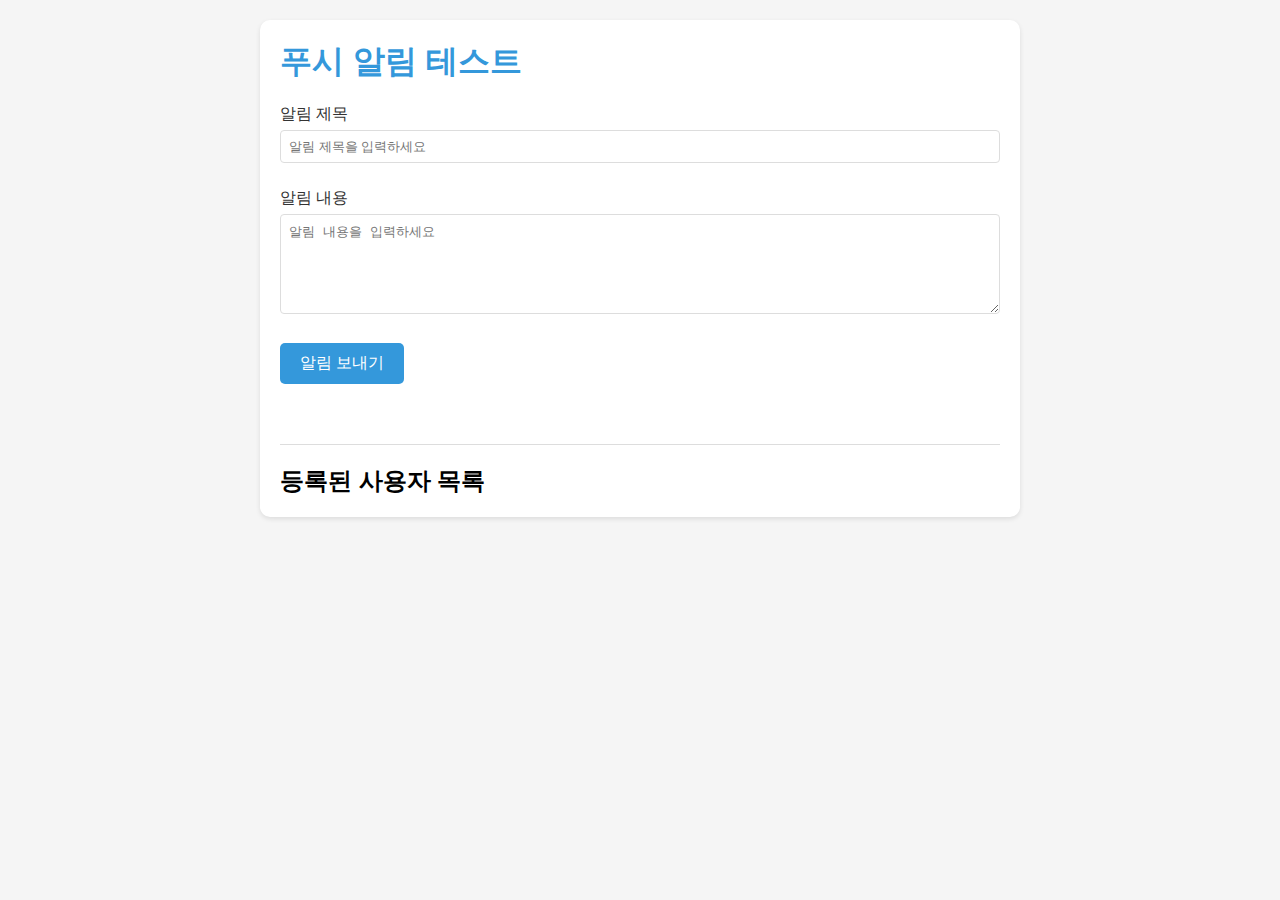
<file: admin.html>
<!DOCTYPE html>
<html lang="ko">
<head>
    <meta charset="UTF-8">
    <meta name="viewport" content="width=device-width, initial-scale=1.0">
    <title>푸시 알림 테스트 - 관리자</title>
    <style>
        * {
            margin: 0;
            padding: 0;
            box-sizing: border-box;
        }

        body {
            font-family: 'Arial', sans-serif;
            padding: 20px;
            max-width: 800px;
            margin: 0 auto;
            background-color: #f5f5f5;
        }

        .container {
            background-color: white;
            padding: 20px;
            border-radius: 10px;
            box-shadow: 0 2px 5px rgba(0,0,0,0.1);
        }

        h1 {
            color: #3498db;
            margin-bottom: 20px;
        }

        .form-group {
            margin-bottom: 15px;
        }

        label {
            display: block;
            margin-bottom: 5px;
            color: #333;
        }

        input[type="text"], 
        textarea {
            width: 100%;
            padding: 8px;
            border: 1px solid #ddd;
            border-radius: 4px;
            margin-bottom: 10px;
        }

        textarea {
            height: 100px;
            resize: vertical;
        }

        button {
            background-color: #3498db;
            color: white;
            border: none;
            padding: 10px 20px;
            border-radius: 5px;
            cursor: pointer;
            font-size: 16px;
        }

        button:hover {
            background-color: #2980b9;
        }

        #result {
            margin-top: 20px;
            padding: 10px;
            border-radius: 4px;
        }

        .success {
            background-color: #d4edda;
            color: #155724;
            border: 1px solid #c3e6cb;
        }

        .error {
            background-color: #f8d7da;
            color: #721c24;
            border: 1px solid #f5c6cb;
        }

        .user-list {
            margin-top: 20px;
            border-top: 1px solid #ddd;
            padding-top: 20px;
        }

        .user-item {
            padding: 10px;
            border: 1px solid #ddd;
            margin-bottom: 10px;
            border-radius: 4px;
            background-color: #f8f9fa;
        }
    </style>
</head>
<body>
    <div class="container">
        <h1>푸시 알림 테스트</h1>
        
        <div class="form-group">
            <label for="title">알림 제목</label>
            <input type="text" id="title" placeholder="알림 제목을 입력하세요">
        </div>
        
        <div class="form-group">
            <label for="body">알림 내용</label>
            <textarea id="body" placeholder="알림 내용을 입력하세요"></textarea>
        </div>
        
        <button onclick="sendNotification()">알림 보내기</button>
        
        <div id="result"></div>
        
        <div class="user-list">
            <h2>등록된 사용자 목록</h2>
            <div id="userList"></div>
        </div>
    </div>

    <script type="module">
        import { initializeApp } from "https://www.gstatic.com/firebasejs/10.8.0/firebase-app.js";
        import { getFirestore, collection, getDocs } from "https://www.gstatic.com/firebasejs/10.8.0/firebase-firestore.js";
        import { getAuth } from "https://www.gstatic.com/firebasejs/10.8.0/firebase-auth.js";

        // Firebase 설정
        const firebaseConfig = {
            apiKey: "AIzaSyCwx7sfeHtmqxb3D-CkyB4DBtFFEpG0ADw",
            authDomain: "smile-c-b8074.firebaseapp.com",
            projectId: "smile-c-b8074",
            storageBucket: "smile-c-b8074.firebasestorage.app",
            messagingSenderId: "747999033560",
            appId: "1:747999033560:web:53d62a80b2086bc3f1ffad",
            measurementId: "G-TK56LG30CK"
        };

        // Firebase 초기화
        const app = initializeApp(firebaseConfig);
        const db = getFirestore(app);
        const auth = getAuth(app);

        // 사용자 목록 로드
        async function loadUsers() {
            const usersRef = collection(db, 'users');
            const snapshot = await getDocs(usersRef);
            const userList = document.getElementById('userList');
            userList.innerHTML = '';

            snapshot.forEach(doc => {
                const userData = doc.data();
                const userDiv = document.createElement('div');
                userDiv.className = 'user-item';
                userDiv.innerHTML = `
                    <div>이메일: ${userData.email}</div>
                    <div>알림 활성화: ${userData.notificationsEnabled ? '예' : '아니오'}</div>
                    <div>FCM 토큰: ${userData.fcmToken}</div>
                `;
                userList.appendChild(userDiv);
            });
        }

        // 알림 보내기
        window.sendNotification = async function() {
            const title = document.getElementById('title').value;
            const body = document.getElementById('body').value;
            const result = document.getElementById('result');

            if (!title || !body) {
                result.className = 'error';
                result.textContent = '제목과 내용을 모두 입력해주세요.';
                return;
            }

            try {
                // Cloud Function을 통해 알림 전송
                const response = await fetch('YOUR_CLOUD_FUNCTION_URL', {
                    method: 'POST',
                    headers: {
                        'Content-Type': 'application/json',
                    },
                    body: JSON.stringify({
                        title: title,
                        body: body
                    })
                });

                if (response.ok) {
                    result.className = 'success';
                    result.textContent = '알림이 성공적으로 전송되었습니다.';
                } else {
                    throw new Error('알림 전송 실패');
                }
            } catch (error) {
                result.className = 'error';
                result.textContent = '알림 전송 중 오류가 발생했습니다: ' + error.message;
            }
        }

        // 페이지 로드 시 사용자 목록 로드
        loadUsers();
    </script>
</body>
</html>
</file>
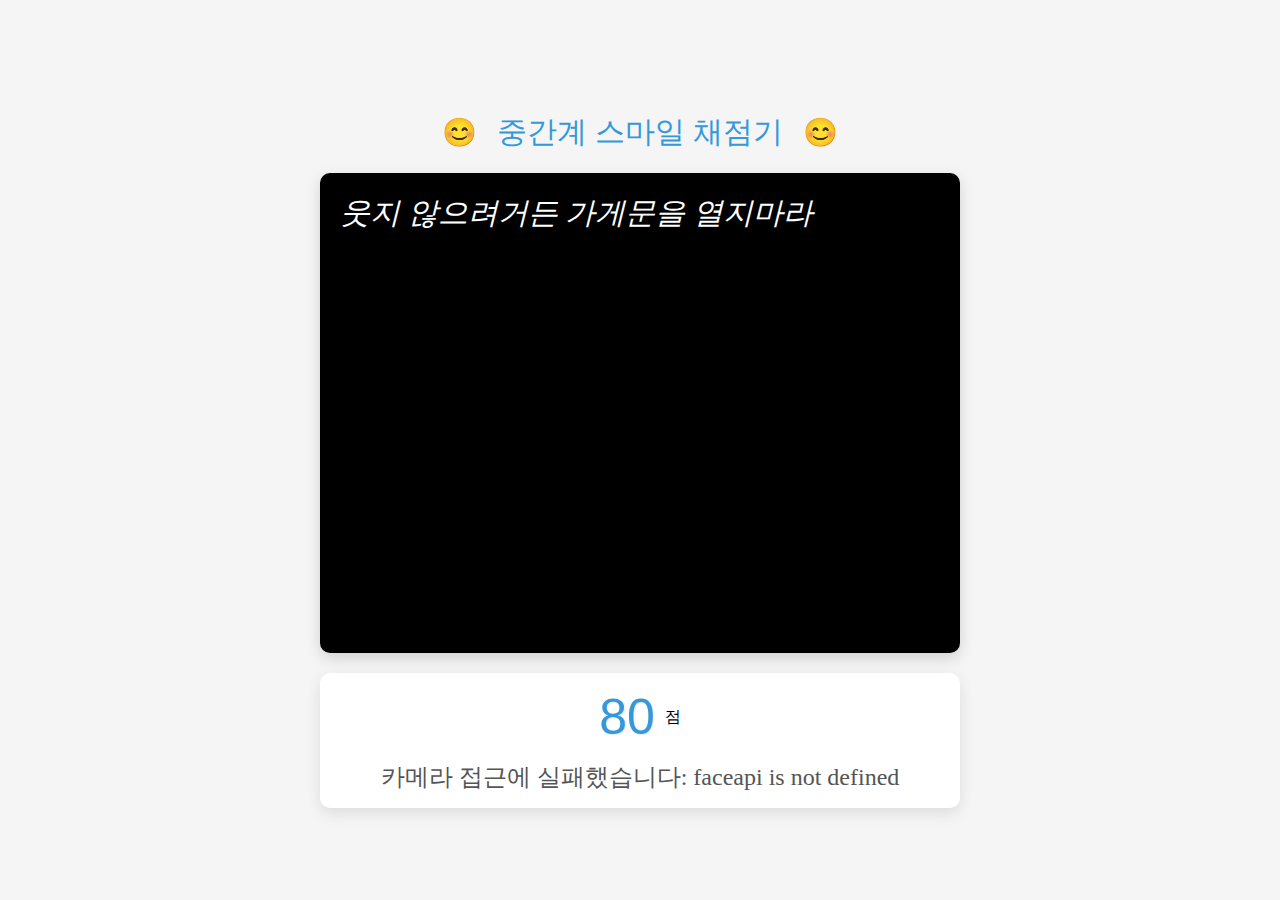
<file: direct-camera.html>
<!DOCTYPE html>
<html lang="ko">
<head>
    <meta charset="UTF-8">
    <meta name="viewport" content="width=device-width, initial-scale=1.0, maximum-scale=1.0, user-scalable=no">
    <title>중간계 스마일 채점기 (직접 접속)</title>
    <!-- 구글 폰트 추가 -->
    <link rel="preconnect" href="https://fonts.googleapis.com">
    <link rel="preconnect" href="https://fonts.gstatic.com" crossorigin>
    <link href="https://fonts.googleapis.com/css2?family=Jua&family=Nanum+Pen+Script&display=swap" rel="stylesheet">
    <!-- 배민 주아체 추가 -->
    <link href="https://cdn.jsdelivr.net/gh/projectnoonnu/noonfonts_2310@1.0/BMJUA.woff2" rel="stylesheet">
    
    <!-- Face-API.js -->
    <script src="https://cdn.jsdelivr.net/npm/face-api.js@0.22.2/dist/face-api.min.js"></script>

    <style>
        @font-face {
            font-family: 'BMJUA';
            src: url('https://cdn.jsdelivr.net/gh/projectnoonnu/noonfonts_one@1.0/BMJUA.woff') format('woff');
            font-weight: normal;
            font-style: normal;
        }
        
        * {
            margin: 0;
            padding: 0;
            box-sizing: border-box;
        }
        
        body {
            font-family: 'Arial', sans-serif;
            display: flex;
            flex-direction: column;
            align-items: center;
            justify-content: center;
            min-height: 100vh;
            background-color: #f5f5f5;
            overflow-x: hidden;
            width: 100%;
            padding: 10px;
        }
        
        #container {
            position: relative;
            width: 100%;
            max-width: 640px;
            margin: 0 auto;
        }
        
        #video-wrapper {
            position: relative;
            width: 100%;
            padding-top: 75%; /* 4:3 비율 유지 */
            overflow: hidden;
            border-radius: 10px;
            background-color: #000;
            box-shadow: 0 5px 15px rgba(0, 0, 0, 0.15);
        }
        
        #video {
            position: absolute;
            top: 0;
            left: 0;
            width: 100%;
            height: 100%;
            object-fit: cover;
            transform: scaleX(-1); /* 거울 효과 */
            border-radius: 10px;
        }
        
        #face-points {
            position: absolute;
            top: 0;
            left: 0;
            width: 100%;
            height: 100%;
            transform: scaleX(-1); /* 비디오와 일치하도록 좌우 반전 */
        }
        
        #score-box {
            margin-top: 20px;
            display: flex;
            justify-content: center;
            align-items: center;
            padding: 15px;
            background-color: white;
            border-radius: 10px;
            box-shadow: 0 5px 15px rgba(0, 0, 0, 0.1);
            width: 100%;
            font-family: 'BMJUA', sans-serif;
        }

        .score-container {
            display: flex;
            flex-direction: column;
            align-items: center;
            gap: 10px;
        }
        
        .score-display {
            display: flex;
            align-items: center;
            justify-content: center;
        }
        
        #score-value {
            font-family: 'BMJUA', sans-serif;
            font-size: 50px;
            color: #3498db;
            margin-right: 10px;
            text-shadow: 1px 1px 2px rgba(0, 0, 0, 0.1);
        }

        #message {
            margin-top: 5px;
            font-size: 18px;
            color: #555;
            font-family: 'Nanum Pen Script', cursive;
            font-size: 24px;
        }
        
        .quote-text {
            position: absolute;
            top: 20px;
            left: 20px;
            color: white;
            font-style: italic;
            z-index: 10;
            text-shadow: 2px 2px 4px rgba(0, 0, 0, 0.3);
            font-family: 'Nanum Pen Script', cursive;
            font-size: 30px;
        }
        
        /* 모바일 반응형 스타일 */
        @media (max-width: 480px) {
            body {
                padding: 5px;
            }
            
            #video-wrapper {
                padding-top: 100%; /* 1:1 비율로 변경 */
            }
            
            #score-box {
                font-size: 50px;
                padding: 10px;
            }
            
            #score-value {
                font-size: 50px;
            }
            
            #message {
                font-size: 22px;
            }
            
            .quote-text {
                font-size: 24px;
                top: 15px;
                left: 15px;
            }
            
            .page-title {
                margin: 20px 0 15px;
                gap: 8px;
                padding: 0 10px;
            }
            
            .page-title span.title-text {
                font-size: 24px;
            }

            .emoji {
                font-size: 20px;
            }
        }
        
        .page-title {
            width: 100%;
            display: flex;
            justify-content: center;
            align-items: center;
            gap: 20px;
            margin: 20px 0 20px;
            padding: 0 15px;
            box-sizing: border-box;
        }

        .page-title span.title-text {
            font-family: 'BMJUA', sans-serif;
            font-size: 30px;
            font-weight: normal;
            color: #3498db;
            white-space: nowrap;
        }

        .emoji {
            font-size: 28px;
            animation: bounce 2s infinite;
        }

        @keyframes bounce {
            0%, 100% {
                transform: translateY(0);
            }
            50% {
                transform: translateY(-10px);
            }
        }
        
        .loading {
            display: flex;
            flex-direction: column;
            align-items: center;
            justify-content: center;
            margin: 30px 0;
        }
        
        .spinner {
            border: 6px solid #f3f3f3;
            border-top: 6px solid #3498db;
            border-radius: 50%;
            width: a40px;
            height: 40px;
            animation: spin 1s linear infinite;
            margin-bottom: 15px;
        }
        
        @keyframes spin {
            0% { transform: rotate(0deg); }
            100% { transform: rotate(360deg); }
        }
        
        .status-message {
            font-size: 16px;
            color: #555;
            text-align: center;
        }
    </style>
</head>
<body>
    <h1 class="page-title">
        <span class="emoji">😊</span>
        <span class="title-text">중간계 스마일 채점기</span>
        <span class="emoji">😊</span>
    </h1>

    <div id="container">
        <div id="video-wrapper">
            <div class="quote-text">웃지 않으려거든 가게문을 열지마라</div>
            <video id="video" autoplay muted playsinline></video>
            <canvas id="face-points"></canvas>
        </div>
        <div id="score-box">
            <div class="score-container">
                <div class="score-display">
                    <span id="score-value">80</span><span>점</span>
                </div>
                <div id="message">카메라를 켜는 중...</div>
            </div>
        </div>
    </div>

    <script>
        // DOM 요소
        const video = document.getElementById('video');
        const canvas = document.getElementById('face-points');
        const ctx = canvas.getContext('2d');
        const scoreValue = document.getElementById('score-value');
        const message = document.getElementById('message');
        const videoWrapper = document.getElementById('video-wrapper');

        // 앱 상태 변수
        let isRunning = false;
        let currentScore = 80;
        let isMobile = window.innerWidth <= 480;

        // 창 크기 변경 감지
        window.addEventListener('resize', () => {
            isMobile = window.innerWidth <= 480;
            if (video.videoWidth > 0) {
                resizeCanvas();
            }
        });

        // 캔버스 크기 조정 함수
        function resizeCanvas() {
            const wrapperWidth = videoWrapper.clientWidth;
            const wrapperHeight = videoWrapper.clientHeight;
            
            // 비디오 비율 계산
            const videoRatio = video.videoWidth / video.videoHeight;
            const wrapperRatio = wrapperWidth / wrapperHeight;
            
            let canvasWidth, canvasHeight;
            
            if (videoRatio > wrapperRatio) {
                // 비디오가 더 넓은 경우
                canvasHeight = wrapperHeight;
                canvasWidth = wrapperHeight * videoRatio;
            } else {
                // 비디오가 더 좁은 경우
                canvasWidth = wrapperWidth;
                canvasHeight = wrapperWidth / videoRatio;
            }
            
            canvas.width = canvasWidth;
            canvas.height = canvasHeight;
            
            // 캔버스 위치 조정 (중앙 정렬)
            canvas.style.left = `${(wrapperWidth - canvasWidth) / 2}px`;
            canvas.style.top = `${(wrapperHeight - canvasHeight) / 2}px`;
        }

        // Face-API.js 모델 로드 및 앱 초기화
        async function init() {
            try {
                message.innerText = '모델을 로딩하는 중...';
                
                const MODEL_URL = 'https://justadudewhohacks.github.io/face-api.js/models';
                
                // 모델 로드
                await Promise.all([
                    faceapi.nets.tinyFaceDetector.loadFromUri(MODEL_URL),
                    faceapi.nets.faceLandmark68Net.loadFromUri(MODEL_URL)
                ]);
                
                message.innerText = '카메라 시작 중...';
                
                // 카메라 초기화
                await setupCamera();
                
                // 얼굴 감지 시작
                isRunning = true;
                startFaceDetection();
                
                message.innerText = '얼굴을 카메라에 맞춰주세요';
            } catch (error) {
                console.error('초기화 실패:', error);
                message.innerText = '카메라 접근에 실패했습니다: ' + error.message;
            }
        }

        // 카메라 설정
        async function setupCamera() {
            try {
                // iOS Safari 및 Chrome에서 카메라 접근을 위한 추가 설정
                const isIOS = /iPad|iPhone|iPod/.test(navigator.userAgent) && !window.MSStream;
                
                // iOS 기기를 위한 특별한 제약 조건
                let constraints = {
                    video: {
                        facingMode: 'user', // 항상 전면 카메라 사용
                        width: { ideal: isMobile ? 480 : 640 },
                        height: { ideal: isMobile ? 640 : 480 }
                    },
                    audio: false
                };
                
                // iOS Chrome에서는 추가 설정 필요
                if (isIOS && /CriOS|Chrome/.test(navigator.userAgent)) {
                    constraints.video = {
                        facingMode: 'user',
                        width: { min: 320, ideal: 640, max: 1280 },
                        height: { min: 240, ideal: 480, max: 720 }
                    };
                }
                
                message.innerText = '카메라 권한을 허용해주세요...';
                
                const stream = await navigator.mediaDevices.getUserMedia(constraints);
                video.srcObject = stream;
                
                // iOS에서의 추가 설정
                video.setAttribute('playsinline', true); // iOS에서 인라인 재생 허용
                video.setAttribute('autoplay', true);    // 자동 재생 활성화
                video.muted = true;                      // 음소거 (자동 재생 요구사항)
                
                // 비디오 스타일 설정
                video.style.width = '100%';
                video.style.height = '100%';
                video.style.objectFit = 'cover';
                
                return new Promise((resolve) => {
                    video.onloadedmetadata = () => {
                        resizeCanvas();
                        
                        // iOS 디바이스에서 비디오 재생 처리를 다르게 함
                        if (isIOS) {
                            video.play()
                                .then(() => {
                                    // iOS에서 비디오가 정상적으로 재생되는지 확인
                                    setTimeout(() => {
                                        if (video.paused) {
                                            video.play()
                                                .then(() => resolve())
                                                .catch(e => {
                                                    message.innerText = "iOS에서 비디오 재생에 실패했습니다. 페이지를 새로고침해주세요.";
                                                    resolve();
                                                });
                                        } else {
                                            resolve();
                                        }
                                    }, 1000);
                                })
                                .catch(err => {
                                    message.innerText = "iOS에서 카메라 재생에 실패했습니다. 설정에서 카메라 접근을 허용해주세요.";
                                    resolve();
                                });
                        } else {
                            // 다른 디바이스에서는 기존 방식으로 처리
                            video.play()
                                .then(() => {
                                    resolve();
                                })
                                .catch(err => {
                                    message.innerText = "비디오 재생에 실패했습니다. 카메라 권한을 확인해주세요.";
                                    resolve();
                                });
                        }
                    };
                    
                    video.onerror = (err) => {
                        message.innerText = "비디오 로드 중 오류가 발생했습니다";
                        resolve();
                    };
                });
            } catch (error) {
                if (error.name === 'NotAllowedError' || error.name === 'PermissionDeniedError') {
                    throw new Error('카메라 권한이 거부되었습니다. 브라우저 설정에서 카메라 접근을 허용해주세요.');
                } else if (error.name === 'NotFoundError') {
                    throw new Error('카메라를 찾을 수 없습니다. 카메라가 연결되어 있는지 확인해주세요.');
                } else if (error.name === 'NotSupportedError') {
                    throw new Error('브라우저가 미디어 장치 기능을 지원하지 않습니다. 다른 브라우저를 사용해보세요.');
                } else {
                    throw new Error(`카메라에 접근할 수 없습니다: ${error.message}`);
                }
            }
        }

        // 얼굴 감지 및 표정 분석 시작
        function startFaceDetection() {
            isRunning = true;
            detectFace();
        }

        // 실시간 얼굴 감지 및 분석
        async function detectFace() {
            if (!isRunning) return;
            
            try {
                const detections = await faceapi.detectSingleFace(
                    video, 
                    new faceapi.TinyFaceDetectorOptions({
                        inputSize: isMobile ? 224 : 320,
                        scoreThreshold: 0.5
                    })
                ).withFaceLandmarks();
                
                ctx.clearRect(0, 0, canvas.width, canvas.height);
                
                if (detections) {
                    const displaySize = { width: canvas.width, height: canvas.height };
                    const resizedDetections = faceapi.resizeResults(detections, displaySize);
                    
                    analyzeSmile(resizedDetections);
                } else {
                    message.innerText = '얼굴이 감지되지 않았습니다';
                }
                
                requestAnimationFrame(detectFace);
            } catch (error) {
                console.error('얼굴 감지 오류:', error);
                message.innerText = '얼굴 감지 중 오류가 발생했습니다';
                setTimeout(() => {
                    if (isRunning) detectFace();
                }, 2000); // 에러 발생 시 2초 후 재시도
            }
        }

        // 점 그리기 헬퍼 함수
        function drawPoints(points, radius, color) {
            ctx.fillStyle = color;
            for (let i = 0; i < points.length; i++) {
                ctx.beginPath();
                ctx.arc(points[i].x, points[i].y, radius, 0, 2 * Math.PI);
                ctx.fill();
            }
        }

        // 웃음/찡그림 분석하기
        function analyzeSmile(detections) {
            const mouth = detections.landmarks.getMouth();
            
            // 입 모양 분석을 위한 주요 포인트
            const topLip = mouth[14];    // 윗입술 중앙
            const bottomLip = mouth[18]; // 아랫입술 중앙
            const leftCorner = mouth[0]; // 왼쪽 입꼬리
            const rightCorner = mouth[6];// 오른쪽 입꼬리
            
            // 입 크기 계산
            const mouthHeight = Math.abs(bottomLip.y - topLip.y);
            const mouthWidth = Math.abs(rightCorner.x - leftCorner.x);
            const mouthRatio = mouthWidth / mouthHeight;
            
            // 입꼬리 위치 분석 (U자형 vs 역U자형)
            const lipCenter = (topLip.y + bottomLip.y) / 2;
            const cornerHeight = (leftCorner.y + rightCorner.y) / 2;
            const lipCurve = (lipCenter - cornerHeight) / mouthHeight; // 정규화된 곡률

            // 입술 두께 변화 감지 (찡그림 시 입술이 얇아짐)
            const lipThickness = mouthHeight / mouthWidth;

            // 점수 계산
            let baseScore = 80; // 기본 점수
            let smileScore = baseScore;
            let scoreAdjustment = 0;

            // 웃는 표정 (U자형, 입꼬리가 올라감)
            if (lipCurve > 0) {
                if (lipCurve > 0.4 && mouthRatio > 2.0) {
                    scoreAdjustment = 15; // 활짝 웃는 얼굴 (95점)
                }
                else if (lipCurve > 0.25 && mouthRatio > 1.7) {
                    scoreAdjustment = 10; // 기분 좋게 웃는 얼굴 (90점)
                }
                else if (lipCurve > 0.1) {
                    scoreAdjustment = 5;  // 살짝 웃는 얼굴 (85점)
                }
            }
            // 찡그린 표정 (역U자형, 입꼬리가 내려감)
            else {
                if (lipCurve < -0.2 && (mouthRatio < 1.3 || lipThickness < 0.3)) {
                    scoreAdjustment = -20; // 많이 찡그린 얼굴 (60점)
                }
                else if (lipCurve < -0.15 && mouthRatio < 1.5) {
                    scoreAdjustment = -15; // 조금 찡그린 얼굴 (65점)
                }
                else if (lipCurve < -0.1) {
                    scoreAdjustment = -10; // 살짝 찡그린 얼굴 (70점)
                }
                else if (lipCurve < -0.05) {
                    scoreAdjustment = -5;  // 아주 살짝 찡그린 얼굴 (75점)
                }
            }

            // 최종 점수 계산
            smileScore = Math.max(60, Math.min(95, baseScore + scoreAdjustment));

            // 점수 변화를 더 민감하게 조정 (이전 가중치 조정)
            currentScore = currentScore * 0.5 + smileScore * 0.5;
            
            // 점수 표시 업데이트
            scoreValue.style.fontWeight = 'bold';
            scoreValue.style.color = '#3498db';  // 항상 파란색으로 표시
            scoreValue.innerText = Math.round(currentScore);
            
            // 메시지 업데이트
            updateMessage(currentScore);
        }

        // 점수에 따른 메시지 업데이트
        function updateMessage(score) {
            const roundedScore = Math.round(score);
            message.style.fontWeight = 'bold';
            message.style.color = '#3498db';  // 메시지도 파란색으로 통일
            
            if (roundedScore >= 95) {
                message.innerText = '활짝 웃는 얼굴이에요! 😊';
            } else if (roundedScore >= 90) {
                message.innerText = '기분 좋게 웃고 있어요! 😄';
            } else if (roundedScore >= 85) {
                message.innerText = '살짝 웃고 있네요! 🙂';
            } else if (roundedScore >= 80) {
                message.innerText = '자연스러운 표정이에요. 😌';
            } else if (roundedScore >= 75) {
                message.innerText = '살짝 찡그리고 있어요. 😕';
            } else if (roundedScore >= 70) {
                message.innerText = '조금 찡그리고 있어요. 😣';
            } else if (roundedScore >= 65) {
                message.innerText = '많이 찡그리고 있어요. 😖';
            } else {
                message.innerText = '너무 찡그리고 있어요! 힘내세요! 😫';
            }
        }

        // 페이지가 로드되면 앱 초기화
        window.addEventListener('load', init);
    </script>
</body>
</html>
</file>
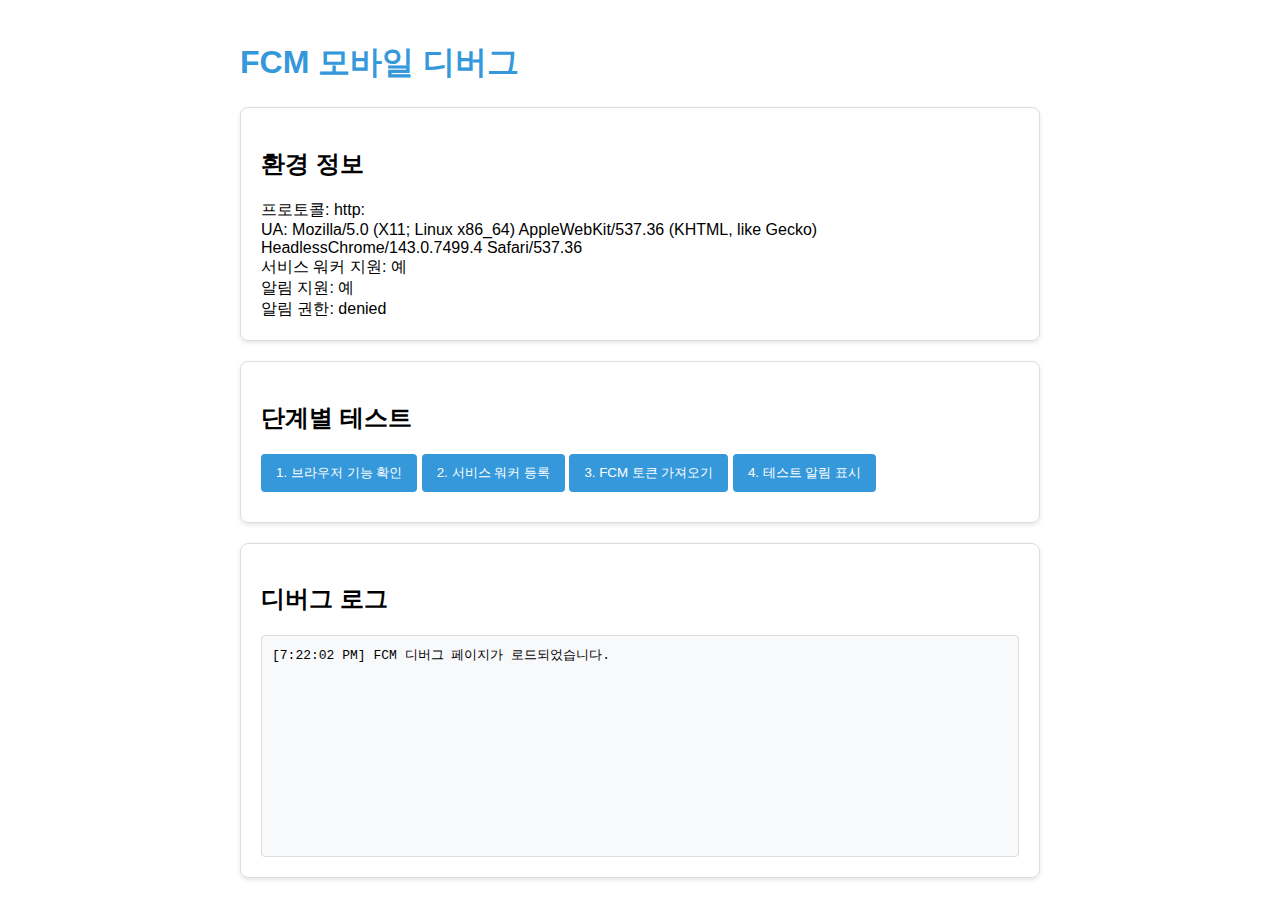
<file: fcm-debug.html>
<!DOCTYPE html>
<html lang="ko">
<head>
    <meta charset="UTF-8">
    <meta name="viewport" content="width=device-width, initial-scale=1.0">
    <title>FCM 디버그</title>
    <style>
        body {
            font-family: Arial, sans-serif;
            max-width: 800px;
            margin: 0 auto;
            padding: 20px;
        }
        h1 {
            color: #3498db;
        }
        .card {
            border: 1px solid #ddd;
            border-radius: 8px;
            padding: 20px;
            margin-bottom: 20px;
            box-shadow: 0 2px 4px rgba(0,0,0,0.1);
        }
        .button {
            background-color: #3498db;
            color: white;
            border: none;
            padding: 10px 15px;
            border-radius: 4px;
            cursor: pointer;
            margin-bottom: 10px;
        }
        #debug-log {
            background: #f8f9fa;
            border: 1px solid #ddd;
            padding: 10px;
            border-radius: 4px;
            white-space: pre-wrap;
            font-family: monospace;
            height: 200px;
            overflow-y: auto;
        }
        .status {
            margin-top: 10px;
            padding: 10px;
            border-radius: 4px;
        }
        .success {
            background-color: #d4edda;
            color: #155724;
        }
        .error {
            background-color: #f8d7da;
            color: #721c24;
        }
    </style>
</head>
<body>
    <h1>FCM 모바일 디버그</h1>
    
    <div class="card">
        <h2>환경 정보</h2>
        <div id="env-info"></div>
    </div>

    <div class="card">
        <h2>단계별 테스트</h2>
        <button id="check-browser" class="button">1. 브라우저 기능 확인</button>
        <button id="register-sw" class="button">2. 서비스 워커 등록</button>
        <button id="get-token" class="button">3. FCM 토큰 가져오기</button>
        <button id="show-notification" class="button">4. 테스트 알림 표시</button>
    </div>

    <div class="card">
        <h2>디버그 로그</h2>
        <div id="debug-log"></div>
    </div>

    <script type="module">
        // 디버그 로그 함수
        const logElement = document.getElementById('debug-log');
        function log(message, isError = false) {
            const now = new Date();
            const timestamp = now.toLocaleTimeString();
            const entry = document.createElement('div');
            entry.textContent = `[${timestamp}] ${message}`;
            if (isError) {
                entry.style.color = 'red';
            }
            logElement.appendChild(entry);
            logElement.scrollTop = logElement.scrollHeight;
            console.log(message);
        }

        // 오류 처리 함수
        function handleError(stage, error) {
            const errorMessage = `${stage} 오류: ${error.message || '알 수 없는 오류'}`;
            log(errorMessage, true);
            if (error.stack) {
                log(`스택: ${error.stack}`, true);
            }
            return errorMessage;
        }

        // 환경 정보 표시
        function showEnvironmentInfo() {
            const envInfo = document.getElementById('env-info');
            const info = [
                `프로토콜: ${window.location.protocol}`,
                `UA: ${navigator.userAgent}`,
                `서비스 워커 지원: ${'serviceWorker' in navigator ? '예' : '아니오'}`,
                `알림 지원: ${'Notification' in window ? '예' : '아니오'}`,
                `알림 권한: ${Notification.permission}`
            ];
            envInfo.innerHTML = info.map(i => `<div>${i}</div>`).join('');
        }

        // 브라우저 기능 확인
        document.getElementById('check-browser').addEventListener('click', async () => {
            try {
                log('브라우저 기능 확인 중...');
                
                // 서비스 워커 지원 확인
                if (!('serviceWorker' in navigator)) {
                    throw new Error('이 브라우저는 서비스 워커를 지원하지 않습니다.');
                }
                log('✓ 서비스 워커 지원 확인됨');
                
                // 알림 지원 확인
                if (!('Notification' in window)) {
                    throw new Error('이 브라우저는 알림을 지원하지 않습니다.');
                }
                log('✓ 알림 지원 확인됨');
                
                // 알림 권한 요청
                log('알림 권한 상태: ' + Notification.permission);
                if (Notification.permission !== 'granted') {
                    log('알림 권한 요청 중...');
                    const permission = await Notification.requestPermission();
                    log('알림 권한 결과: ' + permission);
                    if (permission !== 'granted') {
                        throw new Error('알림 권한이 거부되었습니다.');
                    }
                }
                log('✓ 알림 권한 확인됨');
                
                // 기존 서비스 워커 확인
                const registrations = await navigator.serviceWorker.getRegistrations();
                log(`기존 서비스 워커 수: ${registrations.length}`);
                registrations.forEach((reg, i) => {
                    log(`서비스 워커 #${i+1} - 스코프: ${reg.scope}, 상태: ${reg.active ? '활성' : '비활성'}`);
                });
                
                log('브라우저 기능 체크 완료!', false);
                showEnvironmentInfo();
            } catch (error) {
                handleError('브라우저 기능 확인', error);
            }
        });
        
        // 서비스 워커 등록
        document.getElementById('register-sw').addEventListener('click', async () => {
            try {
                log('서비스 워커 등록 중...');
                
                // 기존 서비스 워커 확인
                const existingRegs = await navigator.serviceWorker.getRegistrations();
                log(`기존 서비스 워커 수: ${existingRegs.length}`);
                
                // 현재 사이트에 서비스 워커가 있는지 확인
                const swUrl = './firebase-messaging-sw.js';
                log(`서비스 워커 등록 시도: ${swUrl}`);
                
                // 서비스 워커 등록
                const registration = await navigator.serviceWorker.register(swUrl, {
                    scope: './'
                });
                
                log(`✓ 서비스 워커 등록 성공: ${registration.scope}`);
                
                // 서비스 워커 상태 확인
                if (registration.installing) {
                    log('서비스 워커 상태: 설치 중');
                } else if (registration.waiting) {
                    log('서비스 워커 상태: 대기 중');
                } else if (registration.active) {
                    log('서비스 워커 상태: 활성');
                }
                
                // 서비스 워커 준비 상태 확인
                const readyReg = await navigator.serviceWorker.ready;
                log(`✓ 서비스 워커 준비 완료: ${readyReg.scope}`);
                
            } catch (error) {
                handleError('서비스 워커 등록', error);
            }
        });
        
        // FCM 토큰 가져오기
        document.getElementById('get-token').addEventListener('click', async () => {
            try {
                log('FCM 모듈 로드 중...');
                
                // Firebase 모듈 임포트
                const { initializeApp } = await import("https://www.gstatic.com/firebasejs/10.8.0/firebase-app.js");
                const { getMessaging, getToken } = await import("https://www.gstatic.com/firebasejs/10.8.0/firebase-messaging.js");
                
                log('✓ Firebase 모듈 로드됨');
                
                // Firebase 설정
                const firebaseConfig = {
                    apiKey: "AIzaSyCwx7sfeHtmqxb3D-CkyB4DBtFFEpG0ADw",
                    authDomain: "smile-c-b8074.firebaseapp.com",
                    projectId: "smile-c-b8074",
                    storageBucket: "smile-c-b8074.firebasestorage.app",
                    messagingSenderId: "747999033560",
                    appId: "1:747999033560:web:53d62a80b2086bc3f1ffad",
                    measurementId: "G-TK56LG30CK"
                };
                
                // Firebase 초기화
                log('Firebase 초기화 중...');
                const app = initializeApp(firebaseConfig);
                const messaging = getMessaging(app);
                log('✓ Firebase 초기화 완료');
                
                // 서비스 워커 확인
                log('서비스 워커 확인 중...');
                const swRegistration = await navigator.serviceWorker.ready;
                log(`✓ 서비스 워커 준비됨: ${swRegistration.scope}`);
                
                // VAPID 키
                const vapidKey = 'BFkVSifXl5Jb7dNqyDA0eKPHFCOSWUzgpzxpcZOqdYKZp0YCma-kNZyr3KDxpJ_vwaNaVnVlcwunUmIkKOiwl-s';
                log('FCM 토큰 요청 중...');
                
                // FCM 토큰 가져오기
                const currentToken = await getToken(messaging, {
                    vapidKey: vapidKey,
                    serviceWorkerRegistration: swRegistration
                });
                
                if (currentToken) {
                    log('✓ FCM 토큰 받음: ' + currentToken.substring(0, 10) + '...');
                    log('전체 토큰: ' + currentToken);
                } else {
                    throw new Error('FCM 토큰을 받을 수 없습니다.');
                }
                
            } catch (error) {
                handleError('FCM 토큰 가져오기', error);
            }
        });
        
        // 테스트 알림 표시
        document.getElementById('show-notification').addEventListener('click', async () => {
            try {
                log('테스트 알림 표시 중...');
                
                // 알림 권한 확인
                if (Notification.permission !== 'granted') {
                    log('알림 권한 요청 중...');
                    const permission = await Notification.requestPermission();
                    if (permission !== 'granted') {
                        throw new Error('알림 권한이 거부되었습니다.');
                    }
                }
                
                // 서비스 워커를 통한 알림
                if ('serviceWorker' in navigator) {
                    const registration = await navigator.serviceWorker.ready;
                    log('서비스 워커를 통해 알림 표시 중...');
                    
                    await registration.showNotification('테스트 알림', {
                        body: '이것은 서비스 워커를 통한 테스트 알림입니다.',
                        icon: './images/notification-icon.png',
                        badge: './images/notification-badge.png'
                    });
                    
                    log('✓ 알림이 성공적으로 표시되었습니다.');
                } else {
                    // 일반 알림 (서비스 워커 없이)
                    log('일반 알림 표시 중...');
                    const notification = new Notification('테스트 알림', {
                        body: '이것은 일반 테스트 알림입니다.',
                        icon: './images/notification-icon.png'
                    });
                    
                    log('✓ 일반 알림이 성공적으로 표시되었습니다.');
                }
                
            } catch (error) {
                handleError('테스트 알림 표시', error);
            }
        });
        
        // 초기 환경 정보 표시
        showEnvironmentInfo();
        log('FCM 디버그 페이지가 로드되었습니다.');
    </script>
</body>
</html>
</file>
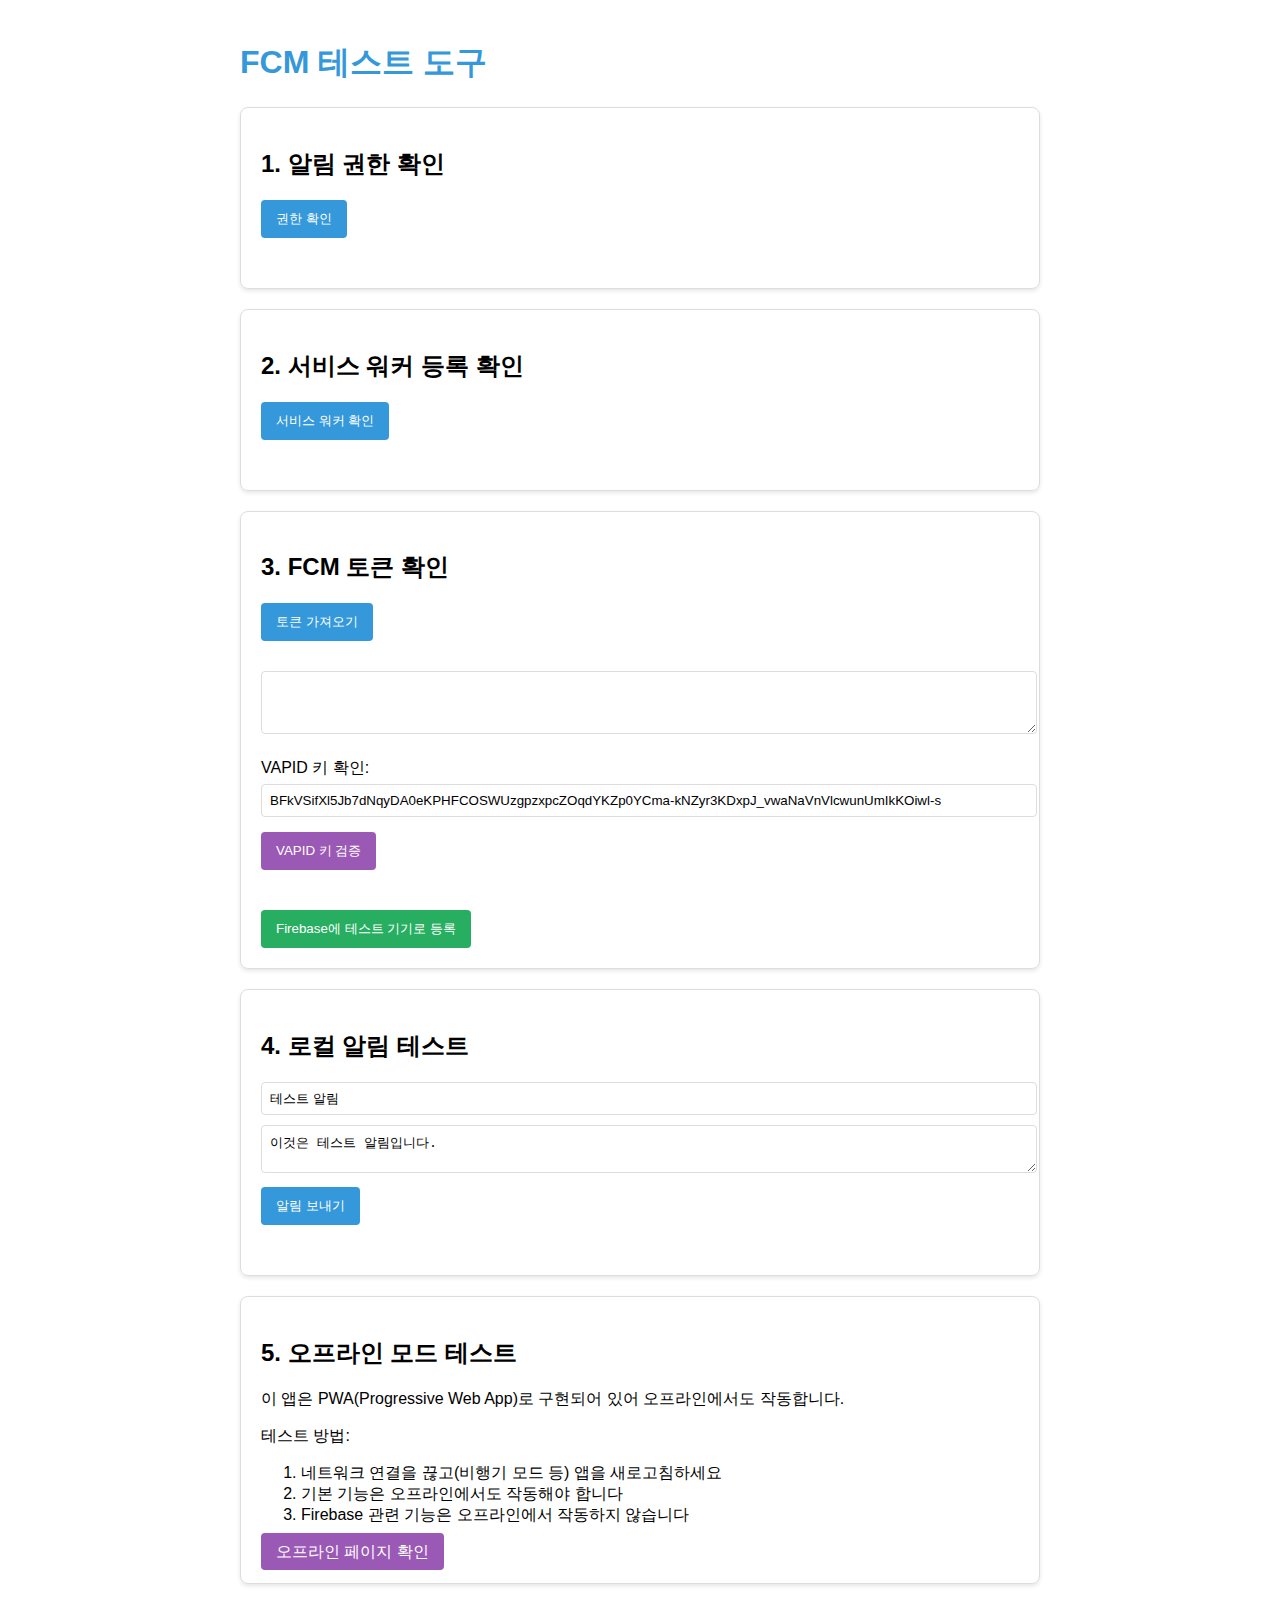
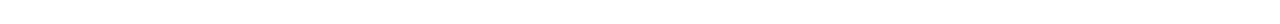
<file: fcm-test.html>
<!DOCTYPE html>
<html lang="ko">
<head>
    <meta charset="UTF-8">
    <meta name="viewport" content="width=device-width, initial-scale=1.0">
    <title>FCM 테스트</title>
    <!-- PWA 관련 메타 태그 추가 -->
    <link rel="manifest" href="/manifest.json">
    <meta name="theme-color" content="#3498db">
    <link rel="apple-touch-icon" href="/images/icon-192x192.png">
    <meta name="apple-mobile-web-app-capable" content="yes">
    <meta name="apple-mobile-web-app-status-bar-style" content="black">
    <meta name="description" content="Smile C 애플리케이션의 FCM 테스트 도구">
    <script>
    // 페이지 로드 시 프로토콜 확인
    document.addEventListener('DOMContentLoaded', function() {
        const status = document.createElement('div');
        status.style.padding = '10px';
        status.style.margin = '10px 0';
        status.style.border = '1px solid #f00';
        status.style.borderRadius = '5px';
        status.style.backgroundColor = '#fff3f3';
        status.style.color = '#d32f2f';
        
        if (window.location.protocol === 'file:') {
            status.innerHTML = '<strong>중요 오류:</strong> 서비스 워커와 FCM은 file:// 프로토콜에서 작동하지 않습니다.<br>' +
                               '이 페이지는 반드시 웹 서버(http:// 또는 https://)를 통해 접근해야 합니다.<br>' +
                               '다음 명령어로 웹 서버를 실행하세요: <code>npx http-server</code> 또는 <code>python -m http.server</code>';
            document.body.prepend(status);
        }
        
        if (!('serviceWorker' in navigator)) {
            status.innerHTML = '<strong>오류:</strong> 이 브라우저는 서비스 워커를 지원하지 않습니다.';
            document.body.prepend(status);
        }
        
        // PWA 서비스 워커 등록
        if ('serviceWorker' in navigator) {
            navigator.serviceWorker.register('/pwa-sw.js')
                .then(registration => {
                    console.log('PWA 서비스 워커 등록 성공:', registration.scope);
                })
                .catch(error => {
                    console.error('PWA 서비스 워커 등록 실패:', error);
                });
        }
        
        // PWA 설치 이벤트 처리
        let deferredPrompt;
        window.addEventListener('beforeinstallprompt', (e) => {
            // 브라우저 기본 설치 프롬프트 방지
            e.preventDefault();
            // 이벤트 저장
            deferredPrompt = e;
            // 설치 버튼 표시
            showInstallButton();
        });
        
        // PWA 설치 버튼 표시 함수
        function showInstallButton() {
            const installCard = document.createElement('div');
            installCard.className = 'card';
            installCard.innerHTML = `
                <h2>💡 앱으로 설치하기</h2>
                <p>더 나은 경험을 위해 앱으로 설치하세요!</p>
                <button id="install-app" class="button" style="background-color: #e74c3c;">앱 설치하기</button>
            `;
            document.body.insertBefore(installCard, document.body.firstChild);
            
            document.getElementById('install-app').addEventListener('click', async () => {
                if (!deferredPrompt) return;
                // 설치 프롬프트 표시
                deferredPrompt.prompt();
                // 사용자 응답 대기
                const { outcome } = await deferredPrompt.userChoice;
                console.log(`사용자 응답: ${outcome}`);
                // 프롬프트를 한 번만 표시할 수 있음
                deferredPrompt = null;
                // 설치 후 버튼 숨기기
                if (outcome === 'accepted') {
                    installCard.style.display = 'none';
                }
            });
        }
    });
    </script>
    <style>
        body {
            font-family: Arial, sans-serif;
            max-width: 800px;
            margin: 0 auto;
            padding: 20px;
        }
        h1 {
            color: #3498db;
        }
        .card {
            border: 1px solid #ddd;
            border-radius: 8px;
            padding: 20px;
            margin-bottom: 20px;
            box-shadow: 0 2px 4px rgba(0,0,0,0.1);
        }
        .button {
            background-color: #3498db;
            color: white;
            border: none;
            padding: 10px 15px;
            border-radius: 4px;
            cursor: pointer;
        }
        input, textarea {
            width: 100%;
            padding: 8px;
            margin-bottom: 10px;
            border: 1px solid #ddd;
            border-radius: 4px;
        }
        .status {
            margin-top: 10px;
            padding: 10px;
            border-radius: 4px;
        }
        .success {
            background-color: #d4edda;
            color: #155724;
        }
        .error {
            background-color: #f8d7da;
            color: #721c24;
        }
    </style>
</head>
<body>
    <h1>FCM 테스트 도구</h1>
    
    <div class="card">
        <h2>1. 알림 권한 확인</h2>
        <button id="check-permission" class="button">권한 확인</button>
        <div id="permission-status" class="status"></div>
    </div>

    <div class="card">
        <h2>2. 서비스 워커 등록 확인</h2>
        <button id="check-sw" class="button">서비스 워커 확인</button>
        <div id="sw-status" class="status"></div>
    </div>

    <div class="card">
        <h2>3. FCM 토큰 확인</h2>
        <button id="get-token" class="button">토큰 가져오기</button>
        <div id="token-status" class="status"></div>
        <textarea id="token-value" rows="3" readonly></textarea>
        <div style="margin-top: 10px;">
            <label for="vapid-key">VAPID 키 확인:</label>
            <input type="text" id="vapid-key" style="width: 100%; margin-top: 5px;" 
                   value="BFkVSifXl5Jb7dNqyDA0eKPHFCOSWUzgpzxpcZOqdYKZp0YCma-kNZyr3KDxpJ_vwaNaVnVlcwunUmIkKOiwl-s">
            <button id="check-vapid" class="button" style="margin-top: 5px; background-color: #9b59b6;">VAPID 키 검증</button>
            <div id="vapid-status" class="status"></div>
        </div>
        <button id="register-token" class="button" style="margin-top: 10px; background-color: #27ae60;">Firebase에 테스트 기기로 등록</button>
    </div>

    <div class="card">
        <h2>4. 로컬 알림 테스트</h2>
        <input type="text" id="notification-title" placeholder="알림 제목" value="테스트 알림">
        <textarea id="notification-body" placeholder="알림 내용" rows="2">이것은 테스트 알림입니다.</textarea>
        <button id="send-notification" class="button">알림 보내기</button>
        <div id="notification-status" class="status"></div>
    </div>
    
    <!-- PWA 설치 안내 -->
    <div class="card">
        <h2>5. 오프라인 모드 테스트</h2>
        <p>이 앱은 PWA(Progressive Web App)로 구현되어 있어 오프라인에서도 작동합니다.</p>
        <p>테스트 방법:</p>
        <ol>
            <li>네트워크 연결을 끊고(비행기 모드 등) 앱을 새로고침하세요</li>
            <li>기본 기능은 오프라인에서도 작동해야 합니다</li>
            <li>Firebase 관련 기능은 오프라인에서 작동하지 않습니다</li>
        </ol>
        <a href="/offline.html" class="button" style="background-color: #9b59b6; text-decoration: none;">오프라인 페이지 확인</a>
    </div>

    <script type="module">
        import { initializeApp } from "https://www.gstatic.com/firebasejs/10.8.0/firebase-app.js";
        import { getMessaging, getToken } from "https://www.gstatic.com/firebasejs/10.8.0/firebase-messaging.js";
        import { getFirestore, doc, setDoc } from "https://www.gstatic.com/firebasejs/10.8.0/firebase-firestore.js";

        // Firebase 초기화
        const firebaseConfig = {
            apiKey: "AIzaSyCwx7sfeHtmqxb3D-CkyB4DBtFFEpG0ADw",
            authDomain: "smile-c-b8074.firebaseapp.com",
            projectId: "smile-c-b8074",
            storageBucket: "smile-c-b8074.firebasestorage.app",
            messagingSenderId: "747999033560",
            appId: "1:747999033560:web:53d62a80b2086bc3f1ffad",
            measurementId: "G-TK56LG30CK"
        };

        const app = initializeApp(firebaseConfig);
        const messaging = getMessaging(app);
        const db = getFirestore(app);
        
        let currentFcmToken = '';

        // 알림 권한 확인
        document.getElementById('check-permission').addEventListener('click', async () => {
            const permissionStatus = document.getElementById('permission-status');
            try {
                const permission = await Notification.requestPermission();
                permissionStatus.textContent = `현재 권한 상태: ${permission}`;
                permissionStatus.className = permission === 'granted' ? 
                    'status success' : 'status error';
            } catch (error) {
                permissionStatus.textContent = `오류: ${error.message}`;
                permissionStatus.className = 'status error';
            }
        });

        // 서비스 워커 확인
        document.getElementById('check-sw').addEventListener('click', async () => {
            const swStatus = document.getElementById('sw-status');
            try {
                if ('serviceWorker' in navigator) {
                    const registrations = await navigator.serviceWorker.getRegistrations();
                    if (registrations.length === 0) {
                        swStatus.textContent = '등록된 서비스 워커가 없습니다.';
                        swStatus.className = 'status error';
                    } else {
                        let swInfo = '등록된 서비스 워커:';
                        registrations.forEach(reg => {
                            swInfo += `\n- 스코프: ${reg.scope}, 상태: ${reg.active ? '활성' : '비활성'}`;
                        });
                        swStatus.textContent = swInfo;
                        swStatus.className = 'status success';
                    }
                } else {
                    swStatus.textContent = '이 브라우저는 서비스 워커를 지원하지 않습니다.';
                    swStatus.className = 'status error';
                }
            } catch (error) {
                swStatus.textContent = `오류: ${error.message}`;
                swStatus.className = 'status error';
            }
        });

        // 초기화 시 버튼 비활성화
        document.getElementById('register-token').disabled = true;
        
        // VAPID 키 검증
        document.getElementById('check-vapid').addEventListener('click', () => {
            const vapidKey = document.getElementById('vapid-key').value.trim();
            const vapidStatus = document.getElementById('vapid-status');
            
            // VAPID 키 기본 검증
            if (!vapidKey) {
                vapidStatus.textContent = 'VAPID 키가 비어 있습니다.';
                vapidStatus.className = 'status error';
                return;
            }
            
            // 길이 검증 (일반적인 VAPID 키는 길이가 길다)
            if (vapidKey.length < 50) {
                vapidStatus.textContent = 'VAPID 키가 너무 짧습니다. 유효한 키인지 확인하세요.';
                vapidStatus.className = 'status error';
                return;
            }
            
            // Base64 문자 검증
            const base64Regex = /^[A-Za-z0-9\-_=]+$/;
            if (!base64Regex.test(vapidKey)) {
                vapidStatus.textContent = 'VAPID 키에 유효하지 않은 문자가 포함되어 있습니다. Base64 문자만 포함해야 합니다.';
                vapidStatus.className = 'status error';
                return;
            }
            
            vapidStatus.textContent = 'VAPID 키 형식이 유효합니다. Firebase 웹 앱 설정에서 웹 푸시 인증서가 제대로 구성되었는지 확인하세요.';
            vapidStatus.className = 'status success';
        });
        
        // FCM 토큰 가져오기 함수 (커스텀 VAPID 키 사용)
        async function getFcmToken() {
            const tokenStatus = document.getElementById('token-status');
            const tokenValue = document.getElementById('token-value');
            const vapidKey = document.getElementById('vapid-key').value.trim();
            
            try {
                tokenStatus.textContent = '서비스 워커 등록 중...';
                tokenStatus.className = 'status';
                
                // 기존 서비스 워커 확인
                const existingRegs = await navigator.serviceWorker.getRegistrations();
                if (existingRegs.length > 0) {
                    console.log('기존 서비스 워커 찾음:', existingRegs);
                }
                
                // 서비스 워커 등록
                const registration = await navigator.serviceWorker.register('./firebase-messaging-sw.js', {
                    scope: './'
                });
                console.log('서비스 워커가 등록되었습니다:', registration);
                
                tokenStatus.textContent = '서비스 워커 등록 완료, FCM 토큰 요청 중...';
                
                // FCM 토큰 가져오기
                try {
                    const currentToken = await getToken(messaging, {
                        vapidKey: vapidKey,
                        serviceWorkerRegistration: registration
                    });

                    if (currentToken) {
                        currentFcmToken = currentToken;
                        tokenStatus.textContent = '토큰이 성공적으로 생성되었습니다.';
                        tokenStatus.className = 'status success';
                        tokenValue.value = currentToken;
                        document.getElementById('register-token').disabled = false;
                    } else {
                        tokenStatus.textContent = '토큰을 가져올 수 없습니다. 알림 권한을 확인하세요.';
                        tokenStatus.className = 'status error';
                        tokenValue.value = '';
                        document.getElementById('register-token').disabled = true;
                    }
                } catch (tokenError) {
                    console.error('FCM 토큰 가져오기 세부 오류:', tokenError);
                    tokenStatus.textContent = `FCM 토큰 오류: ${tokenError.message || '알 수 없는 오류'}`;
                    tokenStatus.className = 'status error';
                    tokenValue.value = `오류 상세 정보: ${JSON.stringify(tokenError)}`;
                }
            } catch (error) {
                console.error('서비스 워커 등록 오류:', error);
                tokenStatus.textContent = `서비스 워커 등록 오류: ${error.message}`;
                tokenStatus.className = 'status error';
                tokenValue.value = `오류 상세 정보: ${JSON.stringify(error)}`;
                document.getElementById('register-token').disabled = true;
            }
        }
        
        // 토큰 버튼에 새 함수 연결
        document.getElementById('get-token').addEventListener('click', getFcmToken);

        // Firebase에 테스트 토큰 등록
        document.getElementById('register-token').addEventListener('click', async () => {
            const tokenStatus = document.getElementById('token-status');
            
            if (!currentFcmToken) {
                tokenStatus.textContent = '먼저 토큰을 가져와주세요.';
                tokenStatus.className = 'status error';
                return;
            }
            
            try {
                // Firestore에 토큰 등록
                const deviceId = 'test-device-' + new Date().getTime();
                await setDoc(doc(db, 'fcmTestTokens', deviceId), {
                    token: currentFcmToken,
                    name: '테스트 기기 - 웹',
                    platform: 'web',
                    createdAt: new Date().toISOString()
                });
                
                tokenStatus.textContent = '테스트 기기로 성공적으로 등록되었습니다. 이제 Firebase 콘솔에서 이 기기를 선택하여 테스트 메시지를 보낼 수 있습니다.';
                tokenStatus.className = 'status success';
                
            } catch (error) {
                tokenStatus.textContent = `테스트 기기 등록 오류: ${error.message}`;
                tokenStatus.className = 'status error';
                console.error('테스트 기기 등록 오류:', error);
            }
        });

        // 로컬 알림 보내기
        document.getElementById('send-notification').addEventListener('click', async () => {
            const title = document.getElementById('notification-title').value;
            const body = document.getElementById('notification-body').value;
            const notificationStatus = document.getElementById('notification-status');
            
            try {
                if (Notification.permission !== 'granted') {
                    await Notification.requestPermission();
                }
                
                if (Notification.permission === 'granted') {
                    if ('serviceWorker' in navigator) {
                        const registration = await navigator.serviceWorker.ready;
                        await registration.showNotification(title, {
                            body: body,
                            icon: './images/notification-icon.png',
                            badge: './images/notification-badge.png'
                        });
                        
                        notificationStatus.textContent = '알림이 성공적으로 발송되었습니다.';
                        notificationStatus.className = 'status success';
                    } else {
                        const notification = new Notification(title, {
                            body: body,
                            icon: './images/notification-icon.png',
                        });
                        
                        notificationStatus.textContent = '알림이 성공적으로 발송되었습니다 (서비스 워커 없음).';
                        notificationStatus.className = 'status success';
                    }
                } else {
                    notificationStatus.textContent = '알림 권한이 없습니다.';
                    notificationStatus.className = 'status error';
                }
            } catch (error) {
                notificationStatus.textContent = `오류: ${error.message}`;
                notificationStatus.className = 'status error';
                console.error('알림 발송 오류:', error);
            }
        });
    </script>
</body>
</html>
</file>
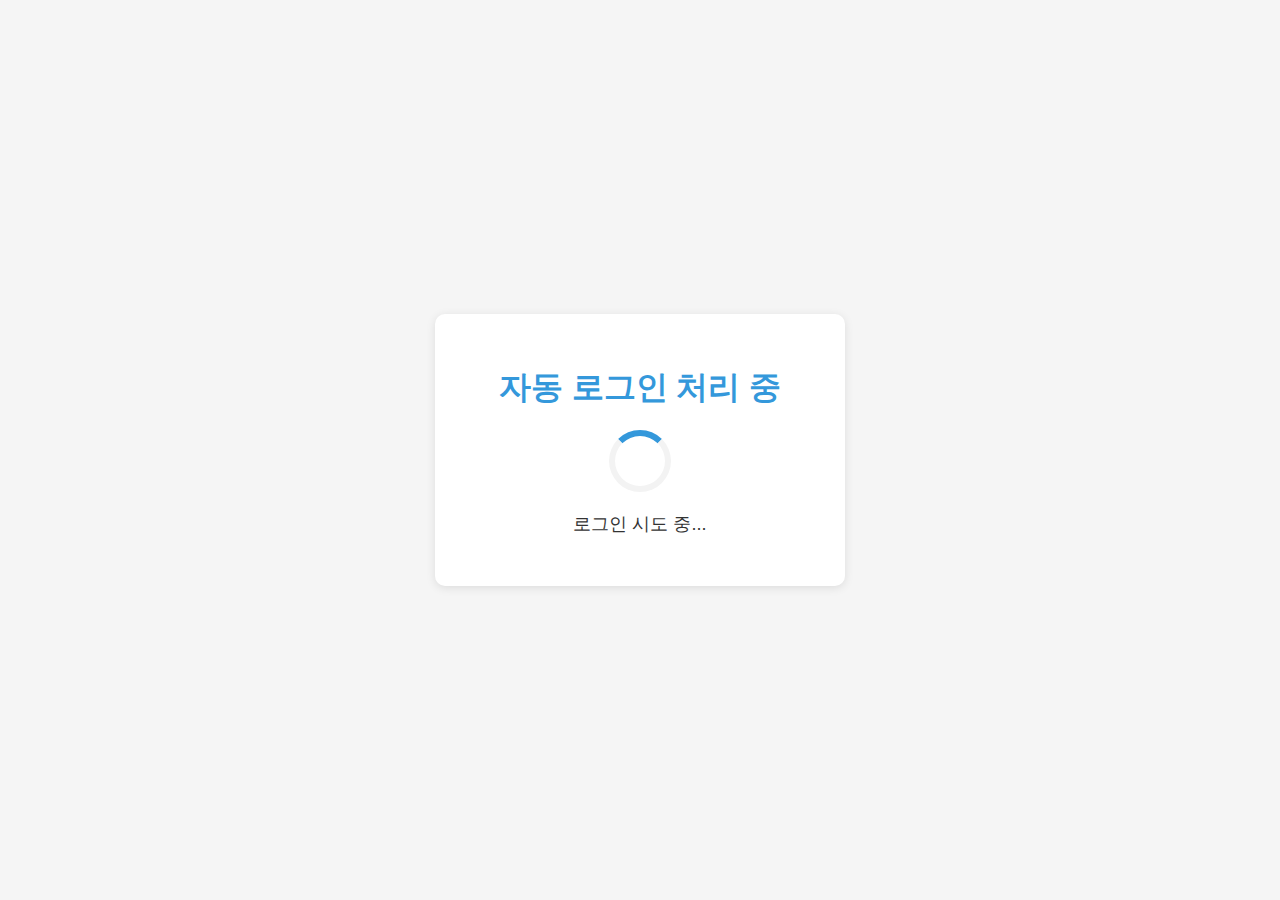
<file: ios-login-bridge.html>
<!DOCTYPE html>
<html lang="ko">
<head>
    <meta charset="UTF-8">
    <meta name="viewport" content="width=device-width, initial-scale=1.0">
    <title>자동 로그인 처리 중 - 중간계 스마일 채점기</title>
    <style>
        body {
            font-family: Arial, sans-serif;
            display: flex;
            flex-direction: column;
            justify-content: center;
            align-items: center;
            height: 100vh;
            margin: 0;
            background-color: #f5f5f5;
        }
        
        .loading-container {
            background-color: white;
            padding: 30px;
            border-radius: 10px;
            box-shadow: 0 2px 10px rgba(0, 0, 0, 0.1);
            width: 350px;
            text-align: center;
        }
        
        h1 {
            color: #3498db;
            margin-bottom: 20px;
        }
        
        .loading-spinner {
            border: 6px solid #f3f3f3;
            border-top: 6px solid #3498db;
            border-radius: 50%;
            width: 50px;
            height: 50px;
            animation: spin 2s linear infinite;
            margin: 20px auto;
        }
        
        @keyframes spin {
            0% { transform: rotate(0deg); }
            100% { transform: rotate(360deg); }
        }
        
        .status-message {
            margin: 20px 0;
            font-size: 18px;
            color: #333;
        }
        
        .manual-login-link {
            display: none;
            margin-top: 20px;
            color: #3498db;
            text-decoration: none;
        }
    </style>
</head>
<body>
    <div class="loading-container">
        <h1>자동 로그인 처리 중</h1>
        <div class="loading-spinner"></div>
        <div class="status-message" id="status-message">로그인 시도 중...</div>
        <a href="simple-login.html" class="manual-login-link" id="manual-login">수동 로그인 페이지로 이동</a>
    </div>
    
    <!-- Firebase SDK -->
    <script src="https://www.gstatic.com/firebasejs/8.10.1/firebase-app.js"></script>
    <script src="https://www.gstatic.com/firebasejs/8.10.1/firebase-auth.js"></script>
    
    <script>
        // Firebase 초기화
        const firebaseConfig = {
            apiKey: "AIzaSyCwx7sfeHtmqxb3D-CkyB4DBtFFEpG0ADw",
            authDomain: "smile-c-b8074.firebaseapp.com",
            projectId: "smile-c-b8074",
            storageBucket: "smile-c-b8074.firebasestorage.app",
            messagingSenderId: "747999033560",
            appId: "1:747999033560:web:53d62a80b2086bc3f1ffad",
            measurementId: "G-TK56LG30CK"
        };
        
        firebase.initializeApp(firebaseConfig);
        
        // DOM 요소
        const statusMessage = document.getElementById('status-message');
        const manualLoginLink = document.getElementById('manual-login');
        
        // iOS 디바이스 감지
        const isIOS = /iPad|iPhone|iPod/.test(navigator.userAgent) && !window.MSStream;
        
        // 쿠키 설정 함수
        function setCookie(name, value, days) {
            let expires = '';
            if (days) {
                const date = new Date();
                date.setTime(date.getTime() + (days * 24 * 60 * 60 * 1000));
                expires = '; expires=' + date.toUTCString();
            }
            document.cookie = name + '=' + (value || '') + expires + '; path=/; SameSite=Strict';
        }
        
        // 로그인 상태 저장
        function saveLoginState(email) {
            // localStorage에 로그인 정보 저장
            localStorage.setItem('user_logged_in', 'true');
            localStorage.setItem('last_login', new Date().getTime().toString());
            localStorage.setItem('user_email', email);
            
            // 쿠키에도 로그인 정보 저장
            setCookie('user_logged_in', 'true', 1); // 1일 유효
            setCookie('user_email', email, 1);
        }
        
        // 페이지가 로드되면 실행
        document.addEventListener('DOMContentLoaded', function() {
            // 자동 로그인 시도
            attemptAutoLogin();
            
            // 10초 후에는 수동 로그인 링크 표시
            setTimeout(() => {
                manualLoginLink.style.display = 'block';
            }, 10000);
        });
        
        // 자동 로그인 시도
        function attemptAutoLogin() {
            statusMessage.textContent = '자동 로그인 시도 중...';
            
            // 혹시 로그인되어 있다면 로그아웃
            firebase.auth().signOut()
                .then(() => {
                    // 테스트 계정으로 자동 로그인
                    return firebase.auth().signInWithEmailAndPassword('test@example.com', 'test1234');
                })
                .then((userCredential) => {
                    statusMessage.textContent = '로그인 성공! 홈으로 이동합니다...';
                    
                    // 로그인 상태 저장
                    saveLoginState('test@example.com');
                    
                    // 타임스탬프 추가하여 캐시 회피
                    const timestamp = new Date().getTime();
                    const redirectUrl = `index.html?t=${timestamp}&autologin=true&user_logged_in=true`;
                    
                    // 폼 제출 방식 대신 직접 URL 이동 방식 사용
                    setTimeout(() => {
                        window.location.href = redirectUrl;
                    }, 1000);
                })
                .catch((error) => {
                    console.error('자동 로그인 실패:', error);
                    statusMessage.textContent = '자동 로그인 실패. 수동 로그인 페이지로 이동해주세요.';
                    manualLoginLink.style.display = 'block';
                });
        }
    </script>
</body>
</html>
</file>
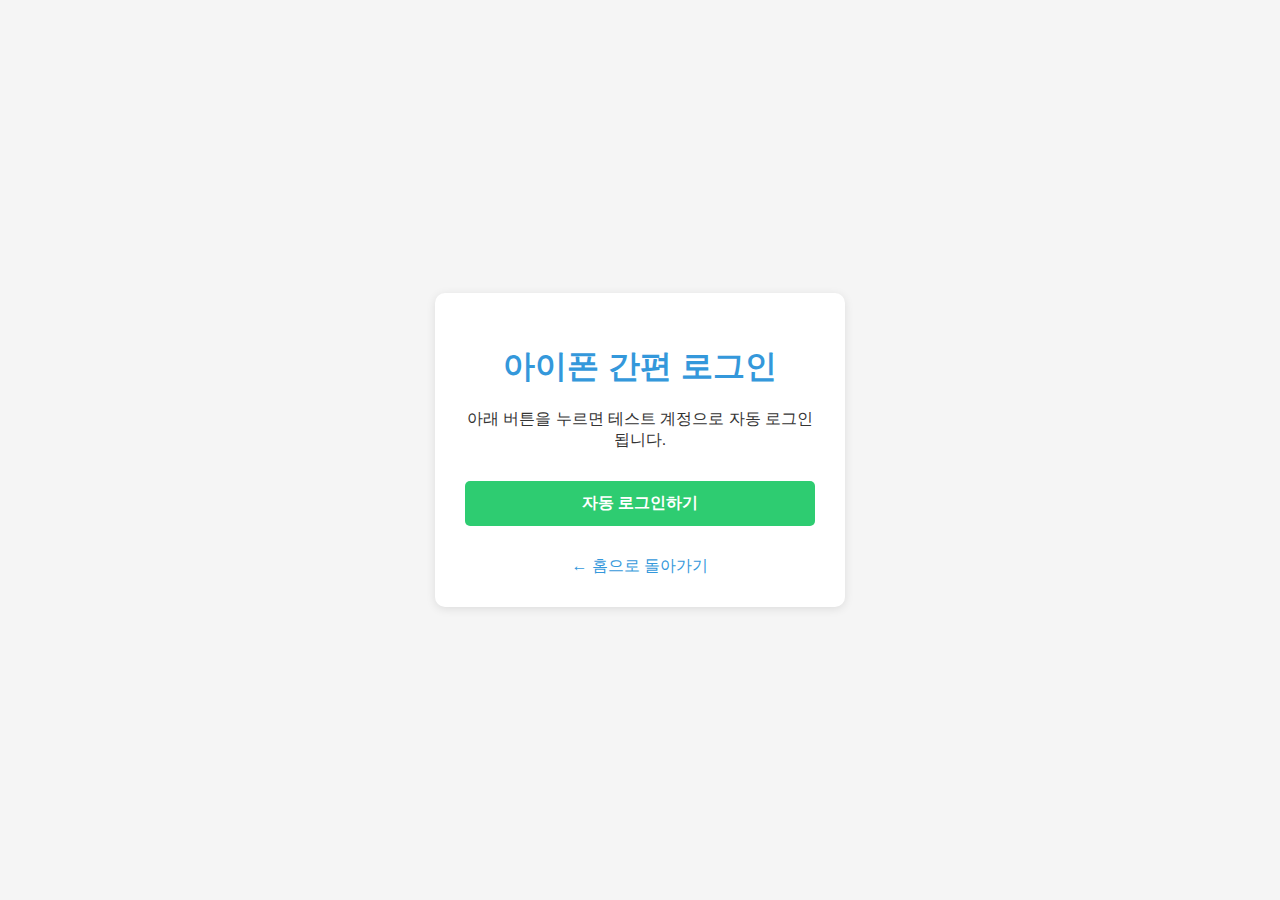
<file: iphone-direct-login.html>
<!DOCTYPE html>
<html lang="ko">
<head>
    <meta charset="UTF-8">
    <meta name="viewport" content="width=device-width, initial-scale=1.0">
    <title>아이폰 간편 로그인 - 중간계 스마일 채점기</title>
    <!-- Firebase SDK -->
    <script src="https://www.gstatic.com/firebasejs/8.10.1/firebase-app.js"></script>
    <script src="https://www.gstatic.com/firebasejs/8.10.1/firebase-auth.js"></script>
    <style>
        body {
            font-family: Arial, sans-serif;
            display: flex;
            flex-direction: column;
            justify-content: center;
            align-items: center;
            height: 100vh;
            margin: 0;
            background-color: #f5f5f5;
        }
        
        .container {
            background-color: white;
            padding: 30px;
            border-radius: 10px;
            box-shadow: 0 2px 10px rgba(0, 0, 0, 0.1);
            width: 350px;
            text-align: center;
        }
        
        h1 {
            color: #3498db;
            margin-bottom: 20px;
        }
        
        .button {
            display: inline-block;
            padding: 12px 20px;
            background-color: #2ecc71;
            color: white;
            border: none;
            border-radius: 5px;
            font-size: 16px;
            font-weight: bold;
            cursor: pointer;
            margin: 10px 0;
            width: 100%;
            box-sizing: border-box;
            text-align: center;
        }
        
        .button:hover {
            background-color: #27ae60;
        }
        
        .loading {
            display: none;
            margin-top: 20px;
        }
        
        .spinner {
            border: 4px solid #f3f3f3;
            border-top: 4px solid #3498db;
            border-radius: 50%;
            width: 30px;
            height: 30px;
            animation: spin 1s linear infinite;
            margin: 0 auto 10px;
        }
        
        @keyframes spin {
            0% { transform: rotate(0deg); }
            100% { transform: rotate(360deg); }
        }
        
        .message {
            color: #333;
            margin: 20px 0;
            font-size: 16px;
        }
        
        .status {
            margin-top: 15px;
            font-weight: bold;
            color: #3498db;
        }
        
        .error {
            color: #e74c3c;
        }
        
        .success {
            color: #2ecc71;
        }
        
        .back-link {
            color: #3498db;
            text-decoration: none;
            margin-top: 20px;
            display: inline-block;
        }
    </style>
</head>
<body>
    <div class="container">
        <h1>아이폰 간편 로그인</h1>
        <p class="message">아래 버튼을 누르면 테스트 계정으로 자동 로그인됩니다.</p>
        
        <button class="button" id="login-button">자동 로그인하기</button>
        
        <div class="loading" id="loading">
            <div class="spinner"></div>
            <p>로그인 중...</p>
            <p class="status" id="status-message"></p>
        </div>
        
        <a href="index.html" class="back-link">← 홈으로 돌아가기</a>
    </div>
    
    <script>
        // Firebase 초기화
        const firebaseConfig = {
            apiKey: "AIzaSyCwx7sfeHtmqxb3D-CkyB4DBtFFEpG0ADw",
            authDomain: "smile-c-b8074.firebaseapp.com",
            projectId: "smile-c-b8074",
            storageBucket: "smile-c-b8074.firebasestorage.app",
            messagingSenderId: "747999033560",
            appId: "1:747999033560:web:53d62a80b2086bc3f1ffad",
            measurementId: "G-TK56LG30CK"
        };
        firebase.initializeApp(firebaseConfig);
        
        // DOM 요소
        const loginButton = document.getElementById('login-button');
        const loading = document.getElementById('loading');
        const statusMessage = document.getElementById('status-message');
        
        // 로컬 스토리지에 로그인 정보 저장
        function saveLoginState() {
            localStorage.setItem('user_logged_in', 'true');
            localStorage.setItem('last_login', new Date().getTime().toString());
            localStorage.setItem('user_email', 'test@example.com');
            
            // 쿠키에도 저장
            setCookie('user_logged_in', 'true', 1);
            setCookie('user_email', 'test@example.com', 1);
        }
        
        // 쿠키 설정 함수
        function setCookie(name, value, days) {
            let expires = '';
            if (days) {
                const date = new Date();
                date.setTime(date.getTime() + (days * 24 * 60 * 60 * 1000));
                expires = '; expires=' + date.toUTCString();
            }
            document.cookie = name + '=' + (value || '') + expires + '; path=/; SameSite=Strict';
        }
        
        // 페이지 로드 시 실행
        document.addEventListener('DOMContentLoaded', function() {
            // 현재 인증 상태 확인
            firebase.auth().onAuthStateChanged(function(user) {
                if (user) {
                    // 이미 로그인한 상태
                    statusMessage.textContent = '이미 로그인되어 있습니다.';
                    statusMessage.className = 'status success';
                    loading.style.display = 'block';
                    loginButton.style.display = 'none';
                    
                    // 스토리지에 정보 저장
                    saveLoginState();
                    
                    // 홈페이지로 이동
                    setTimeout(function() {
                        goToHomePage();
                    }, 1000);
                }
            });
        });
        
        // 홈페이지로 이동 함수
        function goToHomePage() {
            // 페이지 이동 시 캐시 회피를 위한 쿼리 파라미터 추가
            const timestamp = new Date().getTime();
            
            try {
                // Firebase 인증 상태 검증 - 현재 사용자가 있으면 uid 추가
                const user = firebase.auth().currentUser;
                // 카메라 접근을 위한 파라미터 추가
                let redirectUrl = `index.html?t=${timestamp}&auth=direct&camera=init`;
                
                if (user) {
                    redirectUrl += `&uid=${user.uid}`;
                    console.log("인증된 상태로 리디렉션: " + redirectUrl);
                } else {
                    console.log("인증되지 않은 상태로 리디렉션: " + redirectUrl);
                }
                
                // 로그인 정보와 카메라 초기화 플래그 저장
                localStorage.setItem('camera_init_required', 'true');
                
                // 직접 Firebase 인증으로 이동할 수 있는 지정된 URL 사용
                if (firebase.auth().Persistence) {
                    firebase.auth().setPersistence(firebase.auth.Auth.Persistence.LOCAL)
                      .then(() => {
                          window.location.href = redirectUrl;
                      });
                } else {
                    window.location.href = redirectUrl;
                }
            } catch (e) {
                console.error("리디렉션 오류:", e);
                // 오류 발생 시 기본 리디렉션
                window.location.href = `index.html?t=${timestamp}&fallback=true&camera=init`;
            }
        }
        
        // 로그인 버튼 클릭 이벤트
        loginButton.addEventListener('click', function() {
            // 로딩 표시
            loading.style.display = 'block';
            loginButton.style.display = 'none';
            statusMessage.textContent = '로그인 중...';
            
            // 먼저 로그아웃 (깨끗한 상태에서 시작)
            firebase.auth().signOut()
                .then(() => {
                    statusMessage.textContent = '테스트 계정으로 로그인 시도 중...';
                    
                    // 테스트 계정으로 로그인
                    return firebase.auth().signInWithEmailAndPassword('test@example.com', 'test1234');
                })
                .then((userCredential) => {
                    statusMessage.textContent = '로그인 성공! 홈으로 이동합니다...';
                    statusMessage.className = 'status success';
                    
                    // 로그인 정보 저장
                    saveLoginState();
                    
                    // 2초 후 홈페이지로 이동
                    setTimeout(function() {
                        goToHomePage();
                    }, 2000);
                })
                .catch((error) => {
                    console.error('로그인 에러:', error);
                    statusMessage.textContent = '로그인 실패: ' + error.message;
                    statusMessage.className = 'status error';
                    
                    // 3초 후 버튼 다시 표시
                    setTimeout(function() {
                        loading.style.display = 'none';
                        loginButton.style.display = 'block';
                    }, 3000);
                });
        });
    </script>
</body>
</html>
</file>
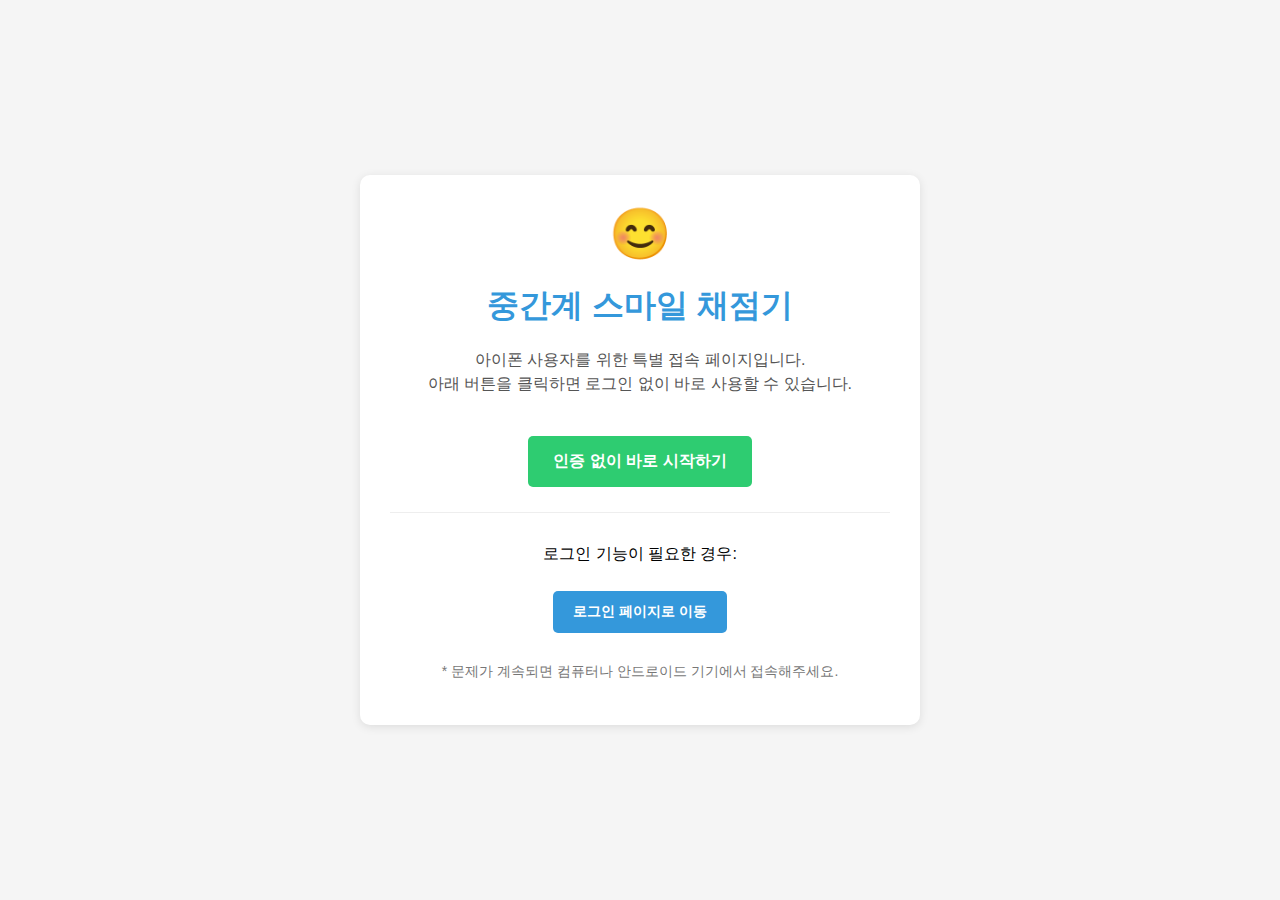
<file: iphone-entry.html>
<!DOCTYPE html>
<html lang="ko">
<head>
    <meta charset="UTF-8">
    <meta name="viewport" content="width=device-width, initial-scale=1.0">
    <title>아이폰 접속 - 중간계 스마일 채점기</title>
    <style>
        body {
            font-family: Arial, sans-serif;
            display: flex;
            flex-direction: column;
            justify-content: center;
            align-items: center;
            height: 100vh;
            margin: 0;
            background-color: #f5f5f5;
            padding: 20px;
            box-sizing: border-box;
            text-align: center;
        }
        
        .container {
            background-color: white;
            padding: 30px;
            border-radius: 10px;
            box-shadow: 0 2px 10px rgba(0, 0, 0, 0.1);
            width: 100%;
            max-width: 500px;
        }
        
        h1 {
            color: #3498db;
            margin-bottom: 20px;
        }
        
        .message {
            color: #555;
            margin-bottom: 30px;
            line-height: 1.5;
        }
        
        .button {
            display: inline-block;
            padding: 15px 25px;
            background-color: #2ecc71;
            color: white;
            border: none;
            border-radius: 5px;
            font-size: 16px;
            font-weight: bold;
            cursor: pointer;
            text-decoration: none;
            margin: 10px 0;
            transition: background-color 0.3s;
        }
        
        .button:hover {
            background-color: #27ae60;
        }
        
        .emoji {
            font-size: 50px;
            margin-bottom: 20px;
        }
        
        .note {
            font-size: 14px;
            color: #777;
            margin-top: 20px;
        }
        
        .option {
            margin-top: 15px;
            padding-top: 15px;
            border-top: 1px solid #eee;
        }
        
        .secondary-button {
            display: inline-block;
            padding: 12px 20px;
            background-color: #3498db;
            color: white;
            border: none;
            border-radius: 5px;
            font-size: 14px;
            font-weight: bold;
            cursor: pointer;
            text-decoration: none;
            margin: 10px 0;
            transition: background-color 0.3s;
        }
        
        .secondary-button:hover {
            background-color: #2980b9;
        }
    </style>
</head>
<body>
    <div class="container">
        <div class="emoji">😊</div>
        <h1>중간계 스마일 채점기</h1>
        <p class="message">
            아이폰 사용자를 위한 특별 접속 페이지입니다.<br>
            아래 버튼을 클릭하면 로그인 없이 바로 사용할 수 있습니다.
        </p>
        <a href="no-auth-index.html" class="button">인증 없이 바로 시작하기</a>
        
        <div class="option">
            <p>로그인 기능이 필요한 경우:</p>
            <a href="iphone-direct-login.html" class="secondary-button">로그인 페이지로 이동</a>
        </div>
        
        <p class="note">* 문제가 계속되면 컴퓨터나 안드로이드 기기에서 접속해주세요.</p>
    </div>
</body>
</html>
</file>
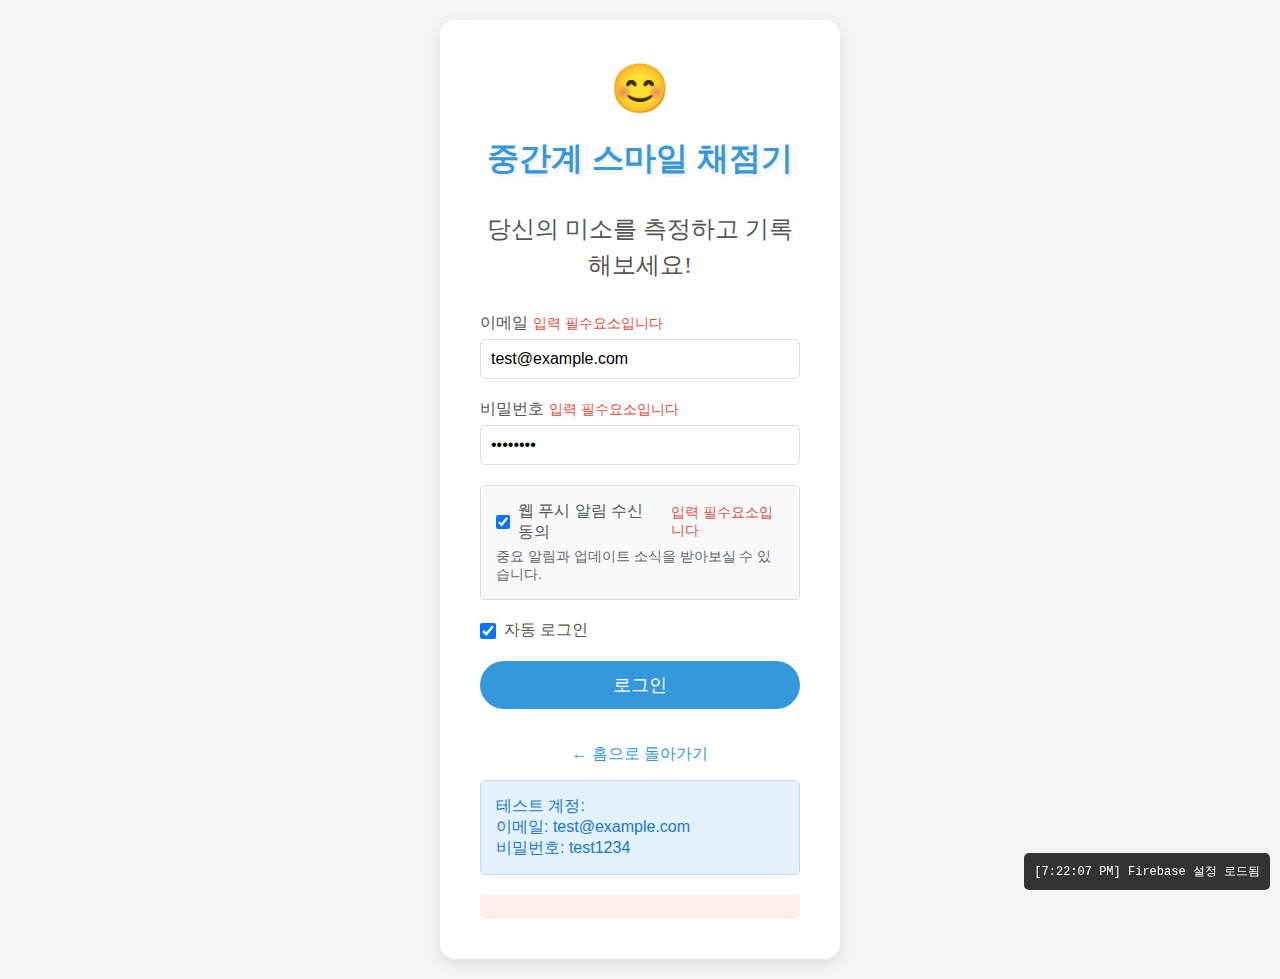
<file: login.html>
<!DOCTYPE html>
<html lang="ko">
<head>
    <meta charset="UTF-8">
    <meta name="viewport" content="width=device-width, initial-scale=1.0, maximum-scale=1.0, user-scalable=no">
    <title>로그인 - 중간계 스마일 채점기</title>
    <!-- 구글 폰트 추가 -->
    <link rel="preconnect" href="https://fonts.googleapis.com">
    <link rel="preconnect" href="https://fonts.gstatic.com" crossorigin>
    <link href="https://fonts.googleapis.com/css2?family=Jua&family=Nanum+Pen+Script&display=swap" rel="stylesheet">
    
    <!-- Firebase SDK 직접 포함 - 호환성 버전 -->
    <script src="https://www.gstatic.com/firebasejs/8.10.1/firebase-app.js"></script>
    <script src="https://www.gstatic.com/firebasejs/8.10.1/firebase-auth.js"></script>
    
    <style>
        * {
            margin: 0;
            padding: 0;
            box-sizing: border-box;
        }
        
        body {
            font-family: 'Arial', sans-serif;
            display: flex;
            flex-direction: column;
            align-items: center;
            justify-content: center;
            min-height: 100vh;
            background-color: #f5f5f5;
            padding: 20px;
        }

        .login-container {
            background-color: white;
            padding: 40px;
            border-radius: 15px;
            box-shadow: 0 5px 15px rgba(0, 0, 0, 0.1);
            text-align: center;
            max-width: 400px;
            width: 100%;
        }

        .title {
            font-family: 'Jua', sans-serif;
            font-size: 32px;
            color: #3498db;
            margin-bottom: 30px;
            text-shadow: 2px 2px 4px rgba(0, 0, 0, 0.1);
        }

        .description {
            font-family: 'Nanum Pen Script', cursive;
            font-size: 24px;
            color: #555;
            margin-bottom: 30px;
            line-height: 1.5;
        }

        .input-group {
            margin-bottom: 20px;
            text-align: left;
        }

        .input-group label {
            display: flex;
            align-items: center;
            margin-bottom: 5px;
            font-family: 'Jua', sans-serif;
            color: #555;
        }

        .input-group input {
            width: 100%;
            padding: 10px;
            border: 1px solid #ddd;
            border-radius: 5px;
            font-size: 16px;
        }

        .input-group input:focus {
            outline: none;
            border-color: #3498db;
            box-shadow: 0 0 5px rgba(52, 152, 219, 0.3);
        }

        .button {
            background-color: #3498db;
            color: white;
            border: none;
            padding: 12px 24px;
            border-radius: 25px;
            cursor: pointer;
            font-family: 'Jua', sans-serif;
            font-size: 18px;
            transition: background-color 0.3s;
            width: 100%;
            margin-bottom: 15px;
        }

        .button:hover {
            background-color: #2980b9;
        }

        #error-message {
            color: #e74c3c;
            margin-top: 20px;
            font-family: 'Jua', sans-serif;
            font-size: 16px;
            min-height: 24px;
            padding: 10px;
            border-radius: 5px;
            background-color: rgba(231, 76, 60, 0.1);
        }

        .logo {
            font-size: 48px;
            margin-bottom: 20px;
        }

        .remember-me {
            display: flex;
            align-items: center;
            margin-bottom: 20px;
            font-family: 'Jua', sans-serif;
            color: #555;
        }

        .remember-me input {
            margin-right: 8px;
            width: 16px;
            height: 16px;
        }

        .required-mark {
            color: #e74c3c;
            margin-left: 5px;
            font-size: 14px;
        }

        .consent-box {
            background-color: #f8f9fa;
            padding: 15px;
            border-radius: 5px;
            margin-bottom: 20px;
            border: 1px solid #ddd;
            text-align: left;
        }

        .consent-box label {
            display: flex;
            align-items: center;
            gap: 8px;
            font-family: 'Jua', sans-serif;
            color: #555;
            margin-bottom: 5px;
        }

        .consent-box input[type="checkbox"] {
            width: 16px;
            height: 16px;
        }

        .consent-description {
            font-size: 14px;
            color: #666;
            margin-top: 5px;
            font-family: 'Arial', sans-serif;
        }
        
        .notice {
            background-color: #e3f2fd;
            padding: 15px;
            border-radius: 5px;
            margin-top: 15px;
            text-align: left;
            border: 1px solid #bbdefb;
            font-family: 'Jua', sans-serif;
            color: #1976d2;
        }
        
        .go-back {
            display: block;
            margin-top: 20px;
            color: #3498db;
            text-decoration: none;
            font-family: 'Jua', sans-serif;
        }

        #loading-spinner {
            display: none;
            border: 4px solid rgba(0, 0, 0, 0.1);
            width: 36px;
            height: 36px;
            border-radius: 50%;
            border-top: 4px solid #3498db;
            animation: spin 1s linear infinite;
            margin: 10px auto;
        }
        
        @keyframes spin {
            0% { transform: rotate(0deg); }
            100% { transform: rotate(360deg); }
        }
        
        .debug-panel {
            position: fixed;
            bottom: 10px;
            right: 10px;
            background: #333;
            color: #fff;
            padding: 10px;
            border-radius: 5px;
            font-family: monospace;
            font-size: 12px;
            max-width: 300px;
            max-height: 200px;
            overflow-y: auto;
            z-index: 9999;
        }
    </style>
</head>
<body>
    <div class="login-container">
        <div class="logo">😊</div>
        <h1 class="title">중간계 스마일 채점기</h1>
        <p class="description">당신의 미소를 측정하고 기록해보세요!</p>
        
        <div class="input-group">
            <label for="email">
                이메일
                <span class="required-mark">입력 필수요소입니다</span>
            </label>
            <input type="email" id="email" placeholder="이메일을 입력하세요" value="test@example.com" required>
        </div>
        
        <div class="input-group">
            <label for="password">
                비밀번호
                <span class="required-mark">입력 필수요소입니다</span>
            </label>
            <input type="password" id="password" placeholder="비밀번호를 입력하세요" value="test1234" required>
        </div>

        <div class="consent-box">
            <label>
                <input type="checkbox" id="notification-consent" checked required>
                웹 푸시 알림 수신 동의
                <span class="required-mark">입력 필수요소입니다</span>
            </label>
            <p class="consent-description">
                중요 알림과 업데이트 소식을 받아보실 수 있습니다.
            </p>
        </div>

        <div class="remember-me">
            <input type="checkbox" id="remember-me" checked>
            <label for="remember-me">자동 로그인</label>
        </div>

        <button class="button" id="login-button">로그인</button>
        <div id="loading-spinner"></div>
        
        <a href="index.html" class="go-back">← 홈으로 돌아가기</a>
        
        <div class="notice">
            <p>테스트 계정:</p>
            <p>이메일: test@example.com</p>
            <p>비밀번호: test1234</p>
        </div>

        <div id="error-message"></div>
    </div>
    
    <div id="debug-panel" class="debug-panel" style="display: none;">
        <div id="debug-log"></div>
    </div>

    <script>
        // 디버그 로그 함수
        function debugLog(message) {
            console.log(message);
            const debugPanel = document.getElementById('debug-panel');
            const debugLog = document.getElementById('debug-log');
            
            // 디버그 패널 표시
            debugPanel.style.display = 'block';
            
            // 로그 추가
            const timestamp = new Date().toLocaleTimeString();
            debugLog.innerHTML += `<div>[${timestamp}] ${message}</div>`;
            
            // 스크롤을 항상 가장 아래로
            debugLog.scrollTop = debugLog.scrollHeight;
        }
        
        // Firebase 초기화
        const firebaseConfig = {
            apiKey: "AIzaSyCwx7sfeHtmqxb3D-CkyB4DBtFFEpG0ADw",
            authDomain: "smile-c-b8074.firebaseapp.com",
            projectId: "smile-c-b8074",
            storageBucket: "smile-c-b8074.firebasestorage.app",
            messagingSenderId: "747999033560",
            appId: "1:747999033560:web:53d62a80b2086bc3f1ffad",
            measurementId: "G-TK56LG30CK"
        };
        
        debugLog("Firebase 설정 로드됨");
        
        // Firebase 초기화
        firebase.initializeApp(firebaseConfig);
        debugLog("Firebase 초기화됨");
        
        // 에러 메시지 매핑
        const errorMessages = {
            'auth/user-not-found': '등록되지 않은 이메일입니다.',
            'auth/wrong-password': '비밀번호가 일치하지 않습니다.',
            'auth/invalid-email': '올바른 이메일 형식을 입력해주세요.',
            'default': '로그인에 실패했습니다. 다시 시도해주세요.'
        };
        
        // 로딩 스피너 제어 함수
        function showLoading(show) {
            const spinner = document.getElementById('loading-spinner');
            const loginButton = document.getElementById('login-button');
            
            if (show) {
                spinner.style.display = 'block';
                loginButton.disabled = true;
                loginButton.style.opacity = '0.7';
            } else {
                spinner.style.display = 'none';
                loginButton.disabled = false;
                loginButton.style.opacity = '1';
            }
        }
        
        // 사용자 상태 확인
        function checkUserStatus() {
            const user = firebase.auth().currentUser;
            if (user) {
                debugLog(`현재 로그인된 사용자: ${user.email}`);
                return true;
            } else {
                debugLog("로그인된 사용자 없음");
                return false;
            }
        }
        
        // 테스트 계정 생성 함수
        function createTestAccount() {
            debugLog("테스트 계정 생성 시도 중...");
            
            return firebase.auth().createUserWithEmailAndPassword('test@example.com', 'test1234')
                .then(() => {
                    debugLog("테스트 계정이 생성되었습니다.");
                    return true;
                })
                .catch((error) => {
                    if (error.code === 'auth/email-already-in-use') {
                        debugLog("테스트 계정이 이미 존재합니다.");
                        return true;
                    } else {
                        debugLog(`테스트 계정 생성 실패: ${error.message}`);
                        return false;
                    }
                });
        }
        
        // 로그인 이후 홈으로 이동
        function goToHomePage() {
            debugLog("홈 페이지로 이동합니다...");
            window.location.href = "index.html";
        }
        
        // 로그인 처리 함수
        async function handleLogin() {
            debugLog("로그인 버튼 클릭됨");
            
            const email = document.getElementById('email').value;
            const password = document.getElementById('password').value;
            const notificationConsent = document.getElementById('notification-consent').checked;
            const rememberMe = document.getElementById('remember-me').checked;
            const errorMessage = document.getElementById('error-message');
            
            debugLog(`입력 정보: 이메일=${email}, 알림동의=${notificationConsent}, 자동로그인=${rememberMe}`);
            
            if (!email) {
                errorMessage.textContent = '이메일을 입력해주세요.';
                errorMessage.style.color = '#e74c3c';
                return;
            }
            
            if (!password) {
                errorMessage.textContent = '비밀번호를 입력해주세요.';
                errorMessage.style.color = '#e74c3c';
                return;
            }
            
            if (!notificationConsent) {
                errorMessage.textContent = '웹 푸시 알림 수신 동의는 필수입니다.';
                errorMessage.style.color = '#e74c3c';
                return;
            }
            
            errorMessage.textContent = '로그인을 진행중입니다...';
            errorMessage.style.color = '#3498db';
            showLoading(true);
            
            try {
                debugLog("로그인 시도 중...");
                
                // 먼저 로그아웃해서 깨끗한 상태에서 시작
                await firebase.auth().signOut();
                debugLog("기존 세션 로그아웃 완료");
                
                // 로그인 시도
                const userCredential = await firebase.auth().signInWithEmailAndPassword(email, password);
                const user = userCredential.user;
                
                debugLog(`로그인 성공! 사용자 ID: ${user.uid}, 이메일: ${user.email}`);
                
                // 자동 로그인 정보 저장
                if (rememberMe) {
                    localStorage.setItem('autoLoginEmail', email);
                    localStorage.setItem('autoLoginPassword', password);
                    debugLog("자동 로그인 정보 저장됨");
                } else {
                    localStorage.removeItem('autoLoginEmail');
                    localStorage.removeItem('autoLoginPassword');
                    debugLog("자동 로그인 정보 삭제됨");
                }
                
                errorMessage.textContent = '로그인 성공! 홈으로 이동합니다...';
                errorMessage.style.color = '#2ecc71';
                
                // 홈으로 이동 전 딜레이
                debugLog("1초 후 홈으로 이동합니다...");
                setTimeout(goToHomePage, 1000);
                
            } catch (error) {
                debugLog(`로그인 실패: ${error.code} - ${error.message}`);
                errorMessage.textContent = errorMessages[error.code] || errorMessages.default;
                errorMessage.style.color = '#e74c3c';
                showLoading(false);
            }
        }
        
        // DOM 로드 완료 후 실행
        document.addEventListener('DOMContentLoaded', function() {
            debugLog("페이지 로드됨");
            
            // 현재 로그인 상태 확인
            firebase.auth().onAuthStateChanged(function(user) {
                if (user) {
                    debugLog(`이미 로그인되어 있습니다: ${user.email}`);
                    debugLog("로그아웃 처리 후 계속...");
                    
                    // 일단 로그아웃하고 새로 로그인하도록 함
                    firebase.auth().signOut().then(() => {
                        debugLog("로그아웃 완료");
                    }).catch(err => {
                        debugLog(`로그아웃 실패: ${err.message}`);
                    });
                }
                
                // 테스트 계정 생성
                createTestAccount();
            });
            
            // 로그인 버튼 이벤트 리스너
            document.getElementById('login-button').addEventListener('click', handleLogin);
            
            // 엔터 키로 로그인
            document.getElementById('password').addEventListener('keyup', function(event) {
                if (event.key === 'Enter') {
                    handleLogin();
                }
            });
        });
    </script>
</body>
</html>
</file>
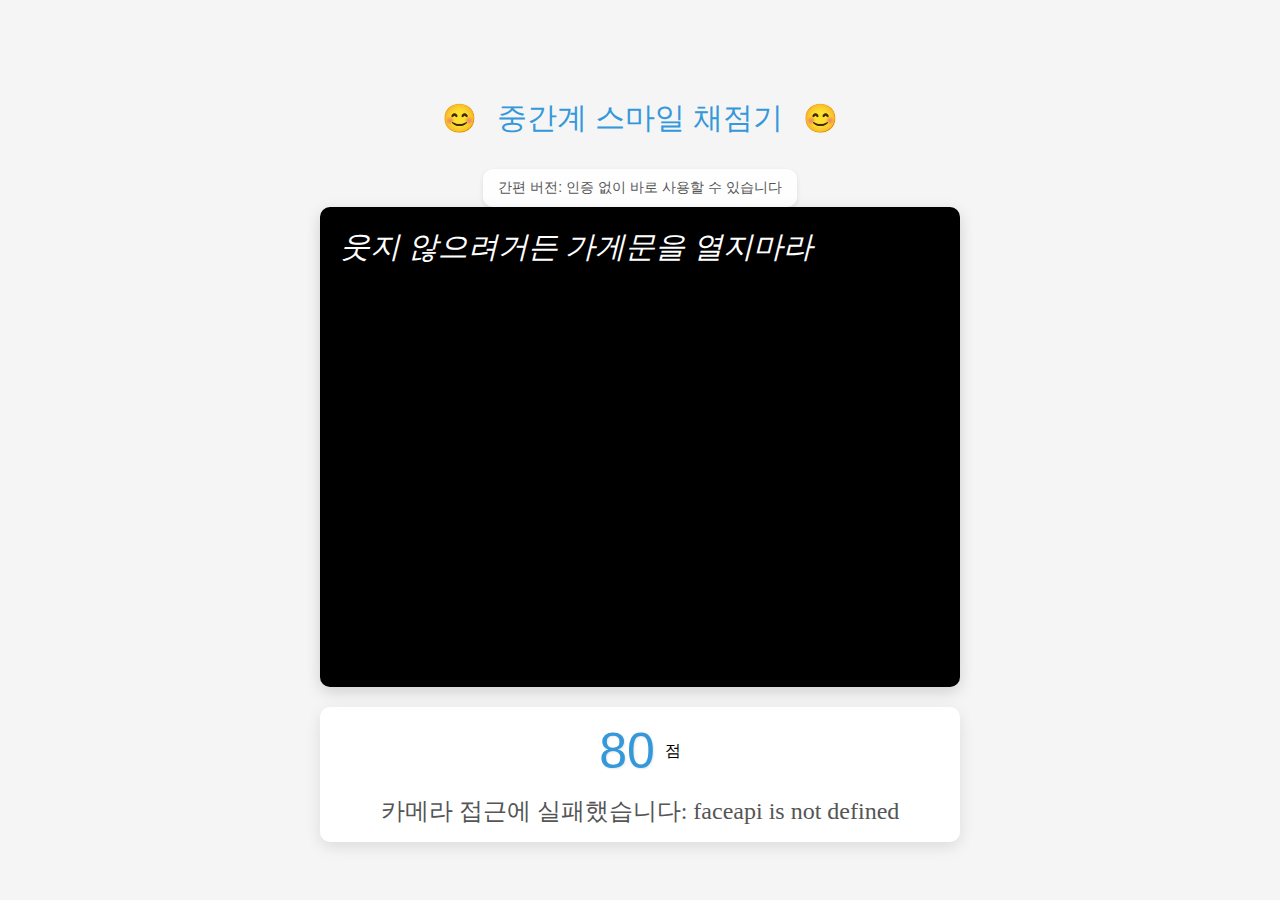
<file: no-auth-index.html>
<!DOCTYPE html>
<html lang="ko">
<head>
    <meta charset="UTF-8">
    <meta name="viewport" content="width=device-width, initial-scale=1.0, maximum-scale=1.0, user-scalable=no">
    <title>중간계 스마일 채점기 (인증 없음)</title>
    <!-- 구글 폰트 추가 -->
    <link rel="preconnect" href="https://fonts.googleapis.com">
    <link rel="preconnect" href="https://fonts.gstatic.com" crossorigin>
    <link href="https://fonts.googleapis.com/css2?family=Jua&family=Nanum+Pen+Script&display=swap" rel="stylesheet">
    <!-- 배민 주아체 추가 -->
    <link href="https://cdn.jsdelivr.net/gh/projectnoonnu/noonfonts_2310@1.0/BMJUA.woff2" rel="stylesheet">

    <style>
        @font-face {
            font-family: 'BMJUA';
            src: url('https://cdn.jsdelivr.net/gh/projectnoonnu/noonfonts_one@1.0/BMJUA.woff') format('woff');
            font-weight: normal;
            font-style: normal;
        }
        
        * {
            margin: 0;
            padding: 0;
            box-sizing: border-box;
        }
        
        body {
            font-family: 'Arial', sans-serif;
            display: flex;
            flex-direction: column;
            align-items: center;
            justify-content: center;
            min-height: 100vh;
            background-color: #f5f5f5;
            overflow-x: hidden;
            width: 100%;
            padding: 10px;
        }
        
        #container {
            position: relative;
            width: 100%;
            max-width: 640px;
            margin: 0 auto;
        }
        
        #video-wrapper {
            position: relative;
            width: 100%;
            padding-top: 75%; /* 4:3 비율 유지 */
            overflow: hidden;
            border-radius: 10px;
            background-color: #000;
            box-shadow: 0 5px 15px rgba(0, 0, 0, 0.15);
        }
        
        #video {
            position: absolute;
            top: 0;
            left: 0;
            width: 100%;
            height: 100%;
            object-fit: cover;
            transform: scaleX(-1); /* 거울 효과 */
            border-radius: 10px;
        }
        
        #face-points {
            position: absolute;
            top: 0;
            left: 0;
            width: 100%;
            height: 100%;
            transform: scaleX(-1); /* 비디오와 일치하도록 좌우 반전 */
        }
        
        #score-box {
            margin-top: 20px;
            display: flex;
            justify-content: center;
            align-items: center;
            padding: 15px;
            background-color: white;
            border-radius: 10px;
            box-shadow: 0 5px 15px rgba(0, 0, 0, 0.1);
            width: 100%;
            font-family: 'BMJUA', sans-serif;
        }

        .score-container {
            display: flex;
            flex-direction: column;
            align-items: center;
            gap: 10px;
        }
        
        .score-display {
            display: flex;
            align-items: center;
            justify-content: center;
        }
        
        #score-value {
            font-family: 'BMJUA', sans-serif;
            font-size: 50px;
            color: #3498db;
            margin-right: 10px;
            text-shadow: 1px 1px 2px rgba(0, 0, 0, 0.1);
        }

        #message {
            margin-top: 5px;
            font-size: 18px;
            color: #555;
            font-family: 'Nanum Pen Script', cursive;
            font-size: 24px;
        }
        
        .quote-text {
            position: absolute;
            top: 20px;
            left: 20px;
            color: white;
            font-style: italic;
            z-index: 10;
            text-shadow: 2px 2px 4px rgba(0, 0, 0, 0.3);
            font-family: 'Nanum Pen Script', cursive;
            font-size: 30px;
        }
        
        /* 모바일 반응형 스타일 */
        @media (max-width: 480px) {
            body {
                padding: 5px;
            }
            
            #video-wrapper {
                padding-top: 100%; /* 1:1 비율로 변경 */
            }
            
            #score-box {
                font-size: 50px;
                padding: 10px;
            }
            
            #score-value {
                font-size: 50px;
            }
            
            #message {
                font-size: 22px;
            }
            
            .quote-text {
                font-size: 24px;
                top: 15px;
                left: 15px;
            }
            
            .page-title {
                margin: 40px 0 15px;
                gap: 8px;
                padding: 0 10px;
            }
            
            .page-title span.title-text {
                font-size: 24px; /* 48px의 50% */
            }

            .emoji {
                font-size: 20px;
            }
        }
        
        .header {
            position: fixed;
            top: 0;
            left: 0;
            width: 100%;
            padding: 20px;
            z-index: 100;
        }

        /* 기존 title 클래스 수정 */
        .page-title {
            width: 100%;
            display: flex;
            justify-content: center;
            align-items: center;
            gap: 20px;
            margin: 40px 0 20px;
            padding: 0 15px;
            box-sizing: border-box;
        }

        .page-title span.title-text {
            font-family: 'BMJUA', sans-serif;
            font-size: 30px;
            font-weight: normal;
            color: #3498db;
            white-space: nowrap;
        }

        .emoji {
            font-size: 28px; /* 40px에서 30% 감소 */
            animation: bounce 2s infinite;
        }

        @keyframes bounce {
            0%, 100% {
                transform: translateY(0);
            }
            50% {
                transform: translateY(-10px);
            }
        }
        
        .note {
            background-color: rgba(255, 255, 255, 0.9);
            padding: 10px 15px;
            border-radius: 10px;
            margin-top: 10px;
            font-size: 14px;
            color: #555;
            text-align: center;
            box-shadow: 0 2px 5px rgba(0,0,0,0.1);
        }
    </style>
    <link rel="manifest" href="/manifest.json">
    <meta name="theme-color" content="#3498db">
    <link rel="apple-touch-icon" href="/images/icon-192x192.png">
    <meta name="apple-mobile-web-app-capable" content="yes">
    <meta name="apple-mobile-web-app-status-bar-style" content="black">
</head>
<body>
    <h1 class="page-title">
        <span class="emoji">😊</span>
        <span class="title-text">중간계 스마일 채점기</span>
        <span class="emoji">😊</span>
    </h1>
    
    <div class="note">간편 버전: 인증 없이 바로 사용할 수 있습니다</div>

    <div id="container">
        <div id="video-wrapper">
            <div class="quote-text">웃지 않으려거든 가게문을 열지마라</div>
            <video id="video" autoplay muted playsinline></video>
            <canvas id="face-points"></canvas>
        </div>
        <div id="score-box">
            <div class="score-container">
                <div class="score-display">
                    <span id="score-value">80</span><span>점</span>
                </div>
                <div id="message">카메라를 켜는 중...</div>
            </div>
        </div>
    </div>

    <!-- Face-API.js -->
    <script src="https://cdn.jsdelivr.net/npm/face-api.js@0.22.2/dist/face-api.min.js"></script>
    <script src="app.js"></script>
    
    <script>
        // 페이지가 로드되면 자동으로 카메라 초기화
        document.addEventListener('DOMContentLoaded', function() {
            // init 함수가 있으면 바로 호출
            if (typeof init === 'function') {
                init();
            }
        });
    </script>
</body>
</html>
</file>
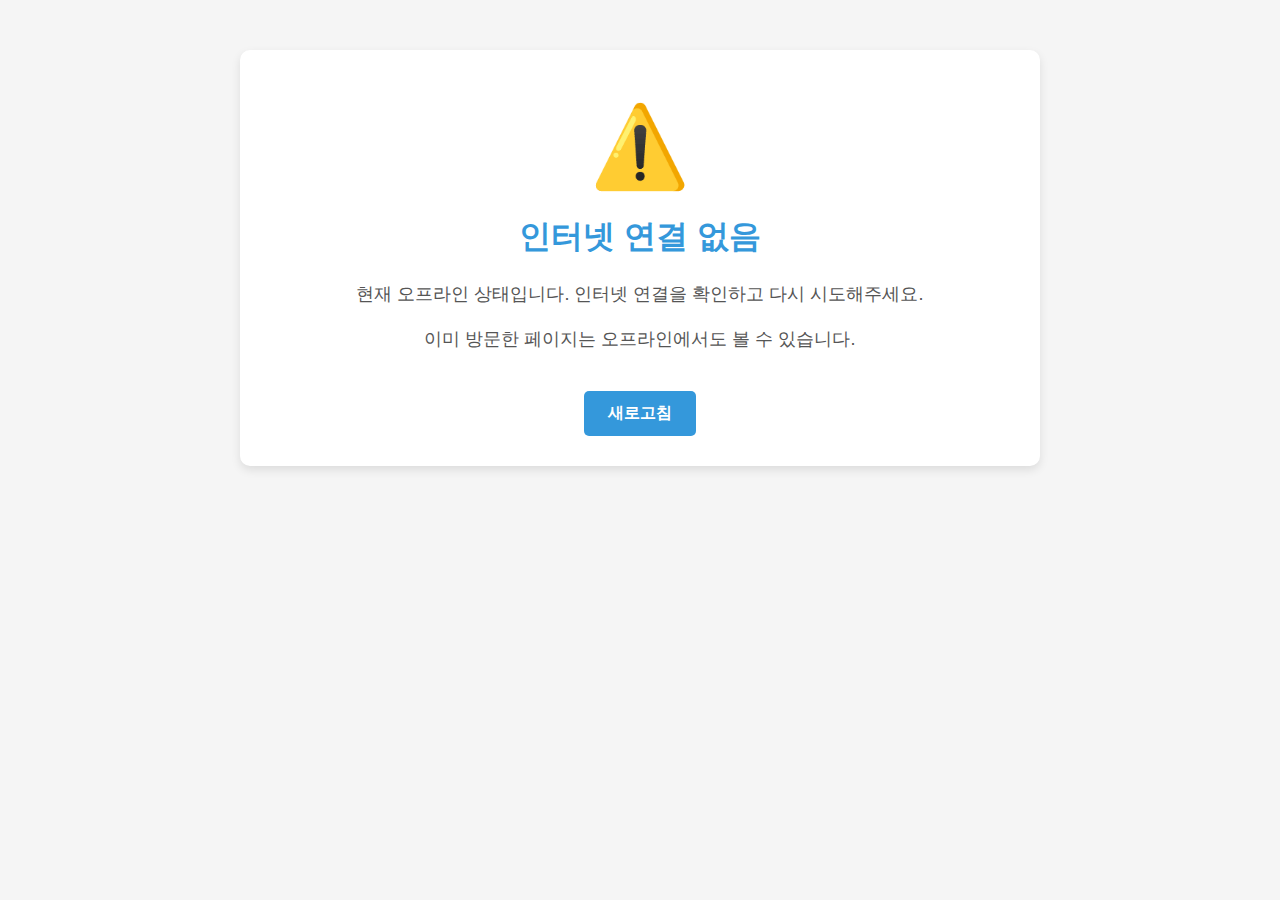
<file: offline.html>
<!DOCTYPE html>
<html lang="ko">
<head>
    <meta charset="UTF-8">
    <meta name="viewport" content="width=device-width, initial-scale=1.0">
    <title>오프라인 상태 - Smile C</title>
    <link rel="manifest" href="/manifest.json">
    <meta name="theme-color" content="#3498db">
    <style>
        body {
            font-family: Arial, sans-serif;
            max-width: 800px;
            margin: 0 auto;
            padding: 20px;
            text-align: center;
            background-color: #f5f5f5;
        }
        .offline-icon {
            font-size: 80px;
            margin: 20px 0;
            color: #7f8c8d;
        }
        .card {
            background-color: #fff;
            border-radius: 10px;
            box-shadow: 0 4px 10px rgba(0,0,0,0.1);
            padding: 30px;
            margin: 30px 0;
        }
        h1 {
            color: #3498db;
        }
        p {
            font-size: 18px;
            line-height: 1.5;
            color: #555;
        }
        .btn {
            display: inline-block;
            background-color: #3498db;
            color: white;
            padding: 12px 24px;
            border-radius: 5px;
            text-decoration: none;
            margin-top: 20px;
            font-weight: bold;
        }
    </style>
</head>
<body>
    <div class="card">
        <div class="offline-icon">
            ⚠️
        </div>
        <h1>인터넷 연결 없음</h1>
        <p>현재 오프라인 상태입니다. 인터넷 연결을 확인하고 다시 시도해주세요.</p>
        <p>이미 방문한 페이지는 오프라인에서도 볼 수 있습니다.</p>
        <a href="/" class="btn">새로고침</a>
    </div>
    
    <script>
        // 온라인 상태 확인
        window.addEventListener('online', function() {
            window.location.reload();
        });
        
        // 서비스 워커 등록 확인
        if ('serviceWorker' in navigator) {
            navigator.serviceWorker.register('/pwa-sw.js')
                .then(registration => {
                    console.log('Service Worker 등록 성공:', registration.scope);
                })
                .catch(error => {
                    console.log('Service Worker 등록 실패:', error);
                });
        }
    </script>
</body>
</html>
</file>
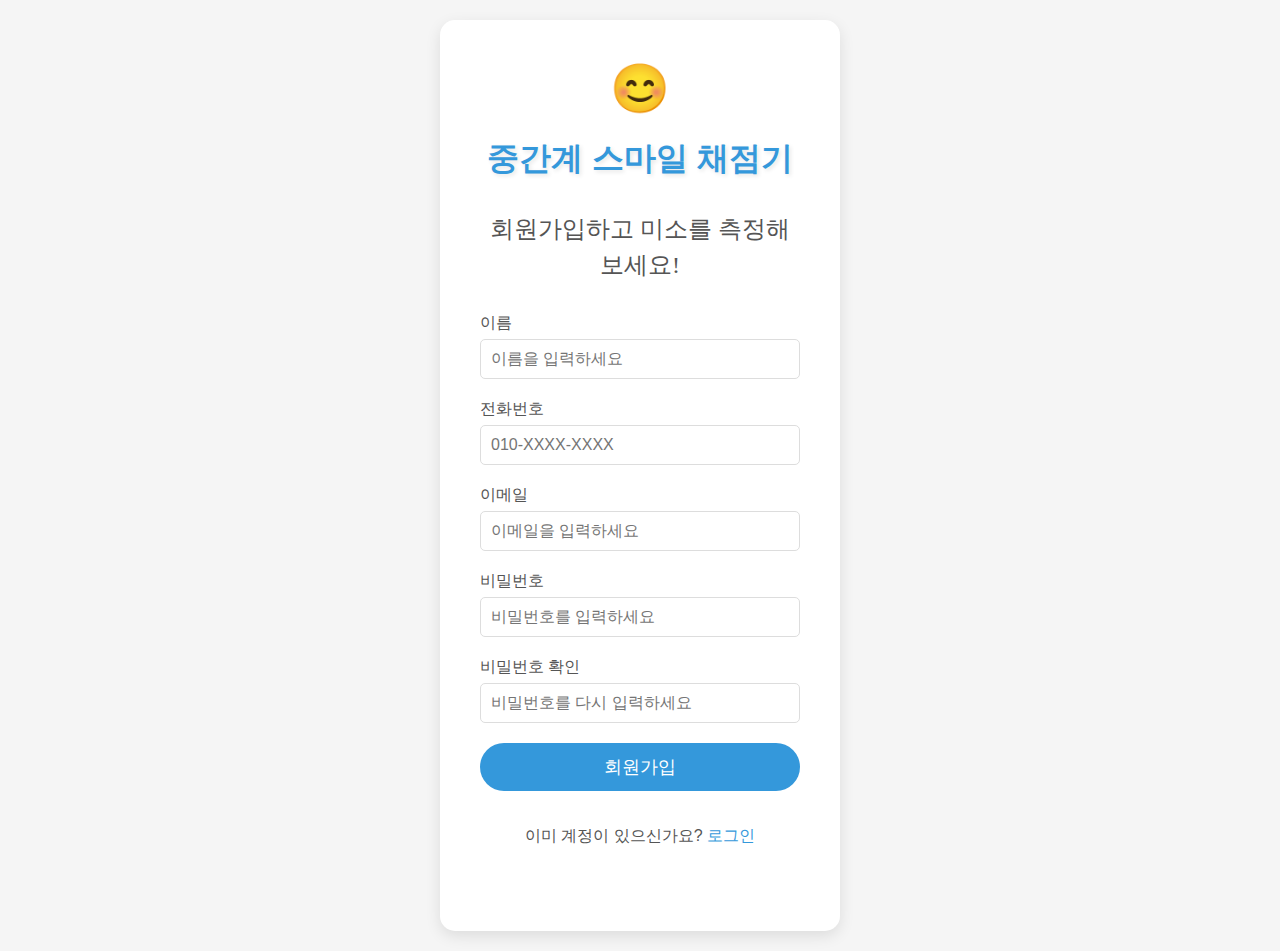
<file: signup.html>
<!DOCTYPE html>
<html lang="ko">
<head>
    <meta charset="UTF-8">
    <meta name="viewport" content="width=device-width, initial-scale=1.0, maximum-scale=1.0, user-scalable=no">
    <title>회원가입 - 중간계 스마일 채점기</title>
    <!-- 구글 폰트 추가 -->
    <link rel="preconnect" href="https://fonts.googleapis.com">
    <link rel="preconnect" href="https://fonts.gstatic.com" crossorigin>
    <link href="https://fonts.googleapis.com/css2?family=Jua&family=Nanum+Pen+Script&display=swap" rel="stylesheet">
    <!-- Firebase SDK -->
    <script type="module">
        import { initializeApp } from "https://www.gstatic.com/firebasejs/11.6.1/firebase-app.js";
        import { getAuth, createUserWithEmailAndPassword, onAuthStateChanged } from "https://www.gstatic.com/firebasejs/11.6.1/firebase-auth.js";

        const firebaseConfig = {
            apiKey: "AIzaSyCwx7sfeHtmqxb3D-CkyB4DBtFFEpG0ADw",
            authDomain: "smile-c-b8074.firebaseapp.com",
            projectId: "smile-c-b8074",
            storageBucket: "smile-c-b8074.firebasestorage.app",
            messagingSenderId: "747999033560",
            appId: "1:747999033560:web:53d62a80b2086bc3f1ffad",
            measurementId: "G-TK56LG30CK"
        };

        const app = initializeApp(firebaseConfig);
        const auth = getAuth(app);

        // 입력 필드 유효성 검사
        function validateInputs() {
            const name = document.getElementById('name').value;
            const phone = document.getElementById('phone').value;
            const email = document.getElementById('email').value;
            const password = document.getElementById('password').value;
            const confirmPassword = document.getElementById('confirm-password').value;
            const errorMessage = document.getElementById('error-message');

            // 이름 검사
            if (name.trim().length < 2) {
                errorMessage.textContent = '이름을 2자 이상 입력해주세요.';
                return false;
            }

            // 전화번호 형식 검사
            const phoneRegex = /^010-\d{4}-\d{4}$/;
            if (!phoneRegex.test(phone)) {
                errorMessage.textContent = '올바른 전화번호 형식(010-XXXX-XXXX)을 입력해주세요.';
                return false;
            }

            // 이메일 형식 검사
            const emailRegex = /^[^\s@]+@[^\s@]+\.[^\s@]+$/;
            if (!emailRegex.test(email)) {
                errorMessage.textContent = '올바른 이메일 형식을 입력해주세요.';
                return false;
            }

            // 비밀번호 길이 검사
            if (password.length < 6) {
                errorMessage.textContent = '비밀번호는 6자 이상이어야 합니다.';
                return false;
            }

            // 비밀번호 일치 검사
            if (password !== confirmPassword) {
                errorMessage.textContent = '비밀번호가 일치하지 않습니다.';
                return false;
            }

            return true;
        }

        // 전화번호 형식 자동 변환
        function formatPhoneNumber(input) {
            let value = input.value.replace(/\D/g, '');
            if (value.length > 3) {
                value = value.slice(0, 3) + '-' + value.slice(3);
            }
            if (value.length > 8) {
                value = value.slice(0, 8) + '-' + value.slice(8);
            }
            input.value = value;
        }

        // 회원가입 함수
        window.signUp = async function() {
            if (!validateInputs()) {
                return;
            }

            const name = document.getElementById('name').value;
            const phone = document.getElementById('phone').value;
            const email = document.getElementById('email').value;
            const password = document.getElementById('password').value;
            const errorMessage = document.getElementById('error-message');

            try {
                // 회원가입 진행 중 메시지 표시
                errorMessage.textContent = '회원가입을 진행중입니다...';
                errorMessage.style.color = '#3498db';

                const userCredential = await createUserWithEmailAndPassword(auth, email, password);
                console.log("회원가입 성공:", userCredential.user);
                
                // 성공 메시지 표시
                errorMessage.textContent = '회원가입이 완료되었습니다!';
                errorMessage.style.color = '#2ecc71';

                // 2초 후 메인 페이지로 이동
                setTimeout(() => {
                    window.location.href = 'index.html';
                }, 2000);

            } catch (error) {
                console.error("회원가입 실패:", error);
                
                // 에러 메시지 처리
                switch (error.code) {
                    case 'auth/email-already-in-use':
                        errorMessage.textContent = '이미 사용 중인 이메일입니다.';
                        break;
                    case 'auth/invalid-email':
                        errorMessage.textContent = '올바른 이메일 형식을 입력해주세요.';
                        break;
                    case 'auth/weak-password':
                        errorMessage.textContent = '비밀번호가 너무 약합니다. 더 강력한 비밀번호를 사용해주세요.';
                        break;
                    default:
                        errorMessage.textContent = '회원가입에 실패했습니다. 다시 시도해주세요.';
                }
                errorMessage.style.color = '#e74c3c';
            }
        };

        // 입력 필드에서 Enter 키 누를 때 회원가입 실행
        document.addEventListener('DOMContentLoaded', function() {
            const inputs = document.querySelectorAll('input');
            inputs.forEach(input => {
                input.addEventListener('keypress', function(e) {
                    if (e.key === 'Enter') {
                        signUp();
                    }
                });
            });

            // 전화번호 입력 필드에 형식 변환 이벤트 추가
            const phoneInput = document.getElementById('phone');
            phoneInput.addEventListener('input', function() {
                formatPhoneNumber(this);
            });
        });

        // 인증 상태 변경 감지
        onAuthStateChanged(auth, (user) => {
            if (user) {
                window.location.href = 'index.html';
            }
        });
    </script>
    <style>
        * {
            margin: 0;
            padding: 0;
            box-sizing: border-box;
        }
        
        body {
            font-family: 'Arial', sans-serif;
            display: flex;
            flex-direction: column;
            align-items: center;
            justify-content: center;
            min-height: 100vh;
            background-color: #f5f5f5;
            padding: 20px;
        }

        .signup-container {
            background-color: white;
            padding: 40px;
            border-radius: 15px;
            box-shadow: 0 5px 15px rgba(0, 0, 0, 0.1);
            text-align: center;
            max-width: 400px;
            width: 100%;
        }

        .title {
            font-family: 'Jua', sans-serif;
            font-size: 32px;
            color: #3498db;
            margin-bottom: 30px;
            text-shadow: 2px 2px 4px rgba(0, 0, 0, 0.1);
        }

        .description {
            font-family: 'Nanum Pen Script', cursive;
            font-size: 24px;
            color: #555;
            margin-bottom: 30px;
            line-height: 1.5;
        }

        .input-group {
            margin-bottom: 20px;
            text-align: left;
        }

        .input-group label {
            display: block;
            margin-bottom: 5px;
            font-family: 'Jua', sans-serif;
            color: #555;
        }

        .input-group input {
            width: 100%;
            padding: 10px;
            border: 1px solid #ddd;
            border-radius: 5px;
            font-size: 16px;
        }

        .button {
            background-color: #3498db;
            color: white;
            border: none;
            padding: 12px 24px;
            border-radius: 25px;
            cursor: pointer;
            font-family: 'Jua', sans-serif;
            font-size: 18px;
            transition: background-color 0.3s;
            width: 100%;
            margin-bottom: 15px;
        }

        .button:hover {
            background-color: #2980b9;
        }

        .input-group input:focus {
            outline: none;
            border-color: #3498db;
            box-shadow: 0 0 5px rgba(52, 152, 219, 0.3);
        }

        #error-message {
            color: #e74c3c;
            margin-top: 20px;
            font-family: 'Jua', sans-serif;
            font-size: 16px;
            min-height: 24px;
        }

        .button:disabled {
            background-color: #95a5a6;
            cursor: not-allowed;
        }

        .logo {
            font-size: 48px;
            margin-bottom: 20px;
        }

        .login-link {
            margin-top: 20px;
            font-family: 'Jua', sans-serif;
            color: #555;
        }

        .login-link a {
            color: #3498db;
            text-decoration: none;
        }

        .login-link a:hover {
            text-decoration: underline;
        }
    </style>
</head>
<body>
    <div class="signup-container">
        <div class="logo">😊</div>
        <h1 class="title">중간계 스마일 채점기</h1>
        <p class="description">회원가입하고 미소를 측정해보세요!</p>
        
        <div class="input-group">
            <label for="name">이름</label>
            <input type="text" id="name" placeholder="이름을 입력하세요" required>
        </div>

        <div class="input-group">
            <label for="phone">전화번호</label>
            <input type="tel" id="phone" placeholder="010-XXXX-XXXX" required>
        </div>
        
        <div class="input-group">
            <label for="email">이메일</label>
            <input type="email" id="email" placeholder="이메일을 입력하세요" required>
        </div>
        
        <div class="input-group">
            <label for="password">비밀번호</label>
            <input type="password" id="password" placeholder="비밀번호를 입력하세요" required>
        </div>
        
        <div class="input-group">
            <label for="confirm-password">비밀번호 확인</label>
            <input type="password" id="confirm-password" placeholder="비밀번호를 다시 입력하세요" required>
        </div>

        <button class="button" onclick="signUp()">회원가입</button>
        
        <div class="login-link">
            이미 계정이 있으신가요? <a href="login.html">로그인</a>
        </div>

        <div id="error-message"></div>
    </div>
</body>
</html>
</file>
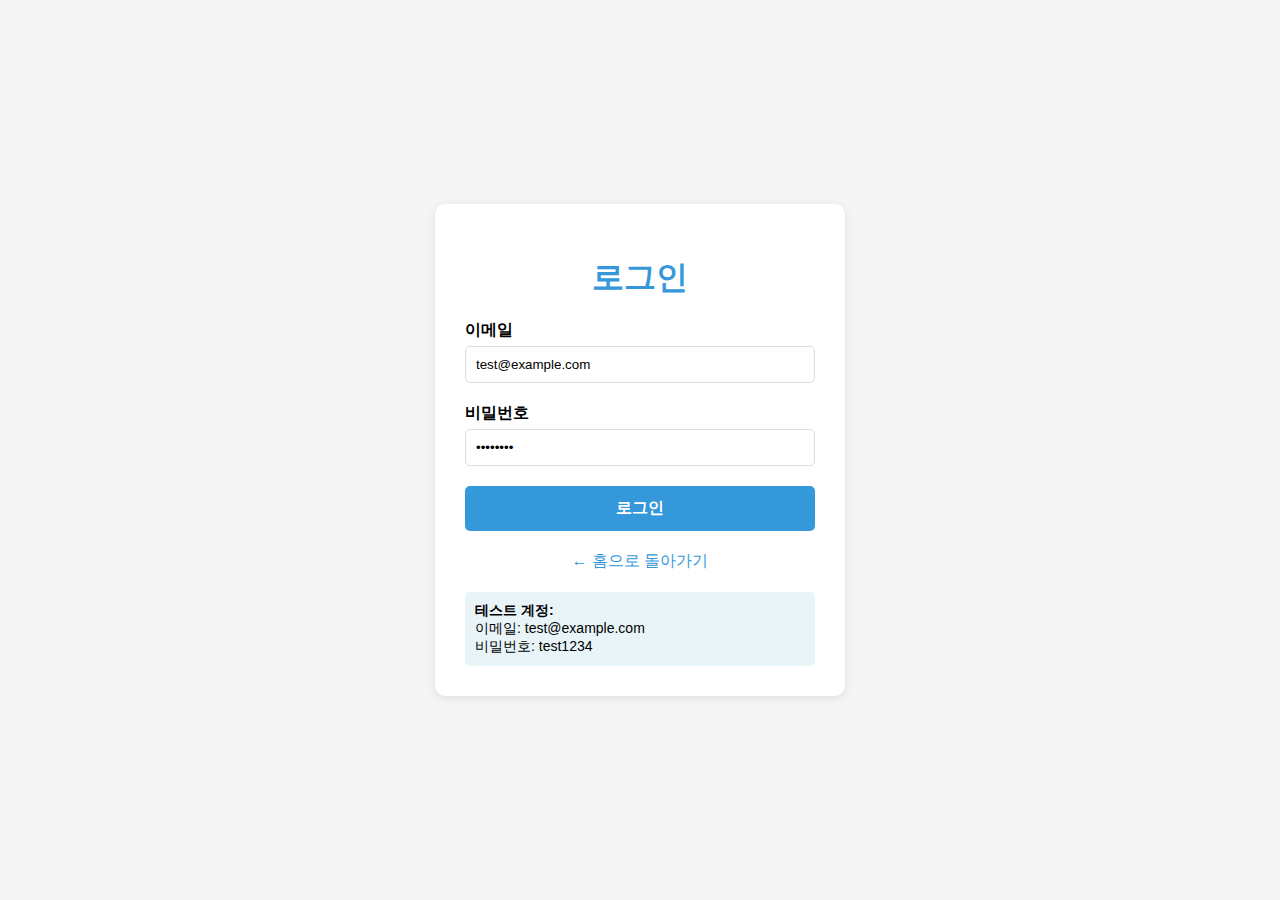
<file: simple-login.html>
<!DOCTYPE html>
<html lang="ko">
<head>
    <meta charset="UTF-8">
    <meta name="viewport" content="width=device-width, initial-scale=1.0">
    <title>간단 로그인 - 중간계 스마일 채점기</title>
    <style>
        body {
            font-family: Arial, sans-serif;
            display: flex;
            justify-content: center;
            align-items: center;
            height: 100vh;
            margin: 0;
            background-color: #f5f5f5;
        }
        
        .login-container {
            background-color: white;
            padding: 30px;
            border-radius: 10px;
            box-shadow: 0 2px 10px rgba(0, 0, 0, 0.1);
            width: 350px;
        }
        
        h1 {
            text-align: center;
            color: #3498db;
            margin-bottom: 20px;
        }
        
        .form-group {
            margin-bottom: 20px;
        }
        
        label {
            display: block;
            margin-bottom: 5px;
            font-weight: bold;
        }
        
        input {
            width: 100%;
            padding: 10px;
            border: 1px solid #ddd;
            border-radius: 5px;
            box-sizing: border-box;
        }
        
        button {
            width: 100%;
            padding: 12px;
            background-color: #3498db;
            color: white;
            border: none;
            border-radius: 5px;
            cursor: pointer;
            font-size: 16px;
            font-weight: bold;
        }
        
        button:hover {
            background-color: #2980b9;
        }
        
        .error {
            color: red;
            margin-top: 20px;
            text-align: center;
        }
        
        .success {
            color: green;
            margin-top: 20px;
            text-align: center;
        }
        
        .home-link {
            display: block;
            text-align: center;
            margin-top: 20px;
            color: #3498db;
            text-decoration: none;
        }
        
        .test-account {
            background-color: #e8f4f8;
            padding: 10px;
            border-radius: 5px;
            margin-top: 20px;
            font-size: 14px;
        }
    </style>
</head>
<body>
    <div class="login-container">
        <h1>로그인</h1>
        
        <div class="form-group">
            <label for="email">이메일</label>
            <input type="email" id="email" placeholder="이메일 주소" value="test@example.com">
        </div>
        
        <div class="form-group">
            <label for="password">비밀번호</label>
            <input type="password" id="password" placeholder="비밀번호" value="test1234">
        </div>
        
        <button id="login-btn">로그인</button>
        <div id="status-message"></div>
        
        <a href="index.html" class="home-link">← 홈으로 돌아가기</a>
        
        <div class="test-account">
            <strong>테스트 계정:</strong><br>
            이메일: test@example.com<br>
            비밀번호: test1234
        </div>
    </div>
    
    <!-- Firebase SDK -->
    <script src="https://www.gstatic.com/firebasejs/8.10.1/firebase-app.js"></script>
    <script src="https://www.gstatic.com/firebasejs/8.10.1/firebase-auth.js"></script>
    
    <script>
        // Firebase 초기화
        const firebaseConfig = {
            apiKey: "AIzaSyCwx7sfeHtmqxb3D-CkyB4DBtFFEpG0ADw",
            authDomain: "smile-c-b8074.firebaseapp.com",
            projectId: "smile-c-b8074",
            storageBucket: "smile-c-b8074.firebasestorage.app",
            messagingSenderId: "747999033560",
            appId: "1:747999033560:web:53d62a80b2086bc3f1ffad",
            measurementId: "G-TK56LG30CK"
        };
        
        firebase.initializeApp(firebaseConfig);
        
        document.addEventListener('DOMContentLoaded', function() {
            console.log('페이지 로드됨');
            
            // 테스트 계정 생성 (이미 존재하면 무시됨)
            createTestAccount();
            
            // 현재 로그인 상태 확인
            firebase.auth().onAuthStateChanged(function(user) {
                if (user) {
                    console.log('이미 로그인된 상태:', user.email);
                    showMessage(`${user.email}로 로그인되어 있습니다. 홈으로 이동합니다...`, 'success');
                    setTimeout(() => {
                        window.location.href = 'index.html';
                    }, 1000);
                } else {
                    console.log('로그인 필요');
                }
            });
            
            // 로그인 버튼 이벤트
            document.getElementById('login-btn').addEventListener('click', handleLogin);
            
            // 엔터 키 이벤트
            document.getElementById('password').addEventListener('keypress', function(e) {
                if (e.key === 'Enter') {
                    handleLogin();
                }
            });
        });
        
        // 테스트 계정 생성
        function createTestAccount() {
            firebase.auth().createUserWithEmailAndPassword('test@example.com', 'test1234')
                .then(() => {
                    console.log('테스트 계정 생성 성공');
                })
                .catch((error) => {
                    if (error.code === 'auth/email-already-in-use') {
                        console.log('테스트 계정이 이미 존재함');
                    } else {
                        console.error('테스트 계정 생성 실패:', error);
                    }
                });
        }
        
        // 로그인 처리
        function handleLogin() {
            const email = document.getElementById('email').value;
            const password = document.getElementById('password').value;
            
            if (!email || !password) {
                showMessage('이메일과 비밀번호를 모두 입력해주세요.', 'error');
                return;
            }
            
            console.log('로그인 시도:', email);
            showMessage('로그인 중...', '');
            
            // 먼저 로그아웃 (깨끗한 상태에서 시작)
            firebase.auth().signOut()
                .then(() => {
                    // 로그인 시도
                    return firebase.auth().signInWithEmailAndPassword(email, password);
                })
                .then((userCredential) => {
                    const user = userCredential.user;
                    console.log('로그인 성공:', user.email);
                    showMessage('로그인 성공! 홈으로 이동합니다...', 'success');
                    
                    // 세션 스토리지에 로그인 성공 표시 (새로고침 시 사용)
                    sessionStorage.setItem('user_logged_in', 'true');
                    
                    // 홈으로 리디렉션
                    setTimeout(() => {
                        window.location.replace('index.html');
                    }, 1000);
                })
                .catch((error) => {
                    console.error('로그인 실패:', error);
                    
                    let errorMessage;
                    switch(error.code) {
                        case 'auth/user-not-found':
                            errorMessage = '등록되지 않은 이메일입니다.';
                            break;
                        case 'auth/wrong-password':
                            errorMessage = '비밀번호가 일치하지 않습니다.';
                            break;
                        case 'auth/invalid-email':
                            errorMessage = '올바른 이메일 형식을 입력해주세요.';
                            break;
                        default:
                            errorMessage = '로그인에 실패했습니다. 다시 시도해주세요.';
                    }
                    
                    showMessage(errorMessage, 'error');
                });
        }
        
        // 메시지 표시 함수
        function showMessage(message, type) {
            const statusElement = document.getElementById('status-message');
            statusElement.textContent = message;
            statusElement.className = type; // error 또는 success 클래스 적용
        }
    </script>
</body>
</html>
</file>
